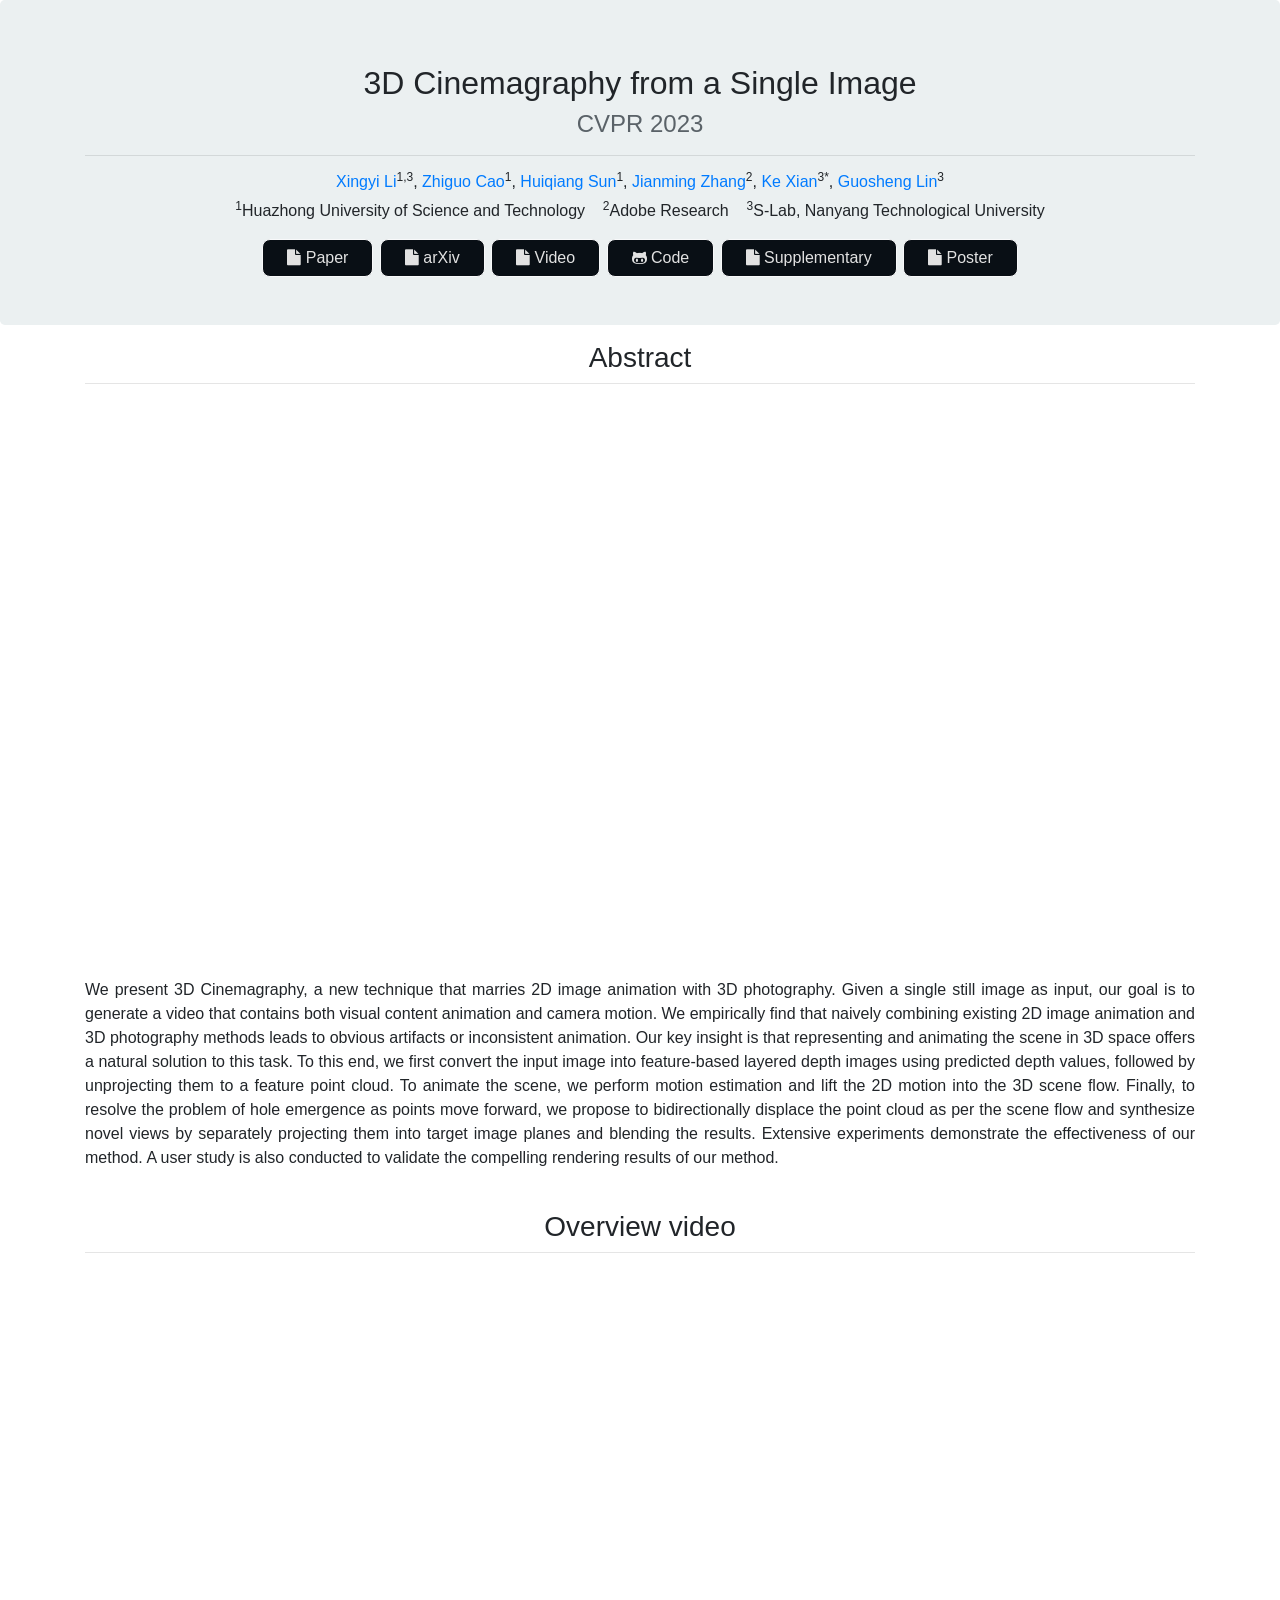
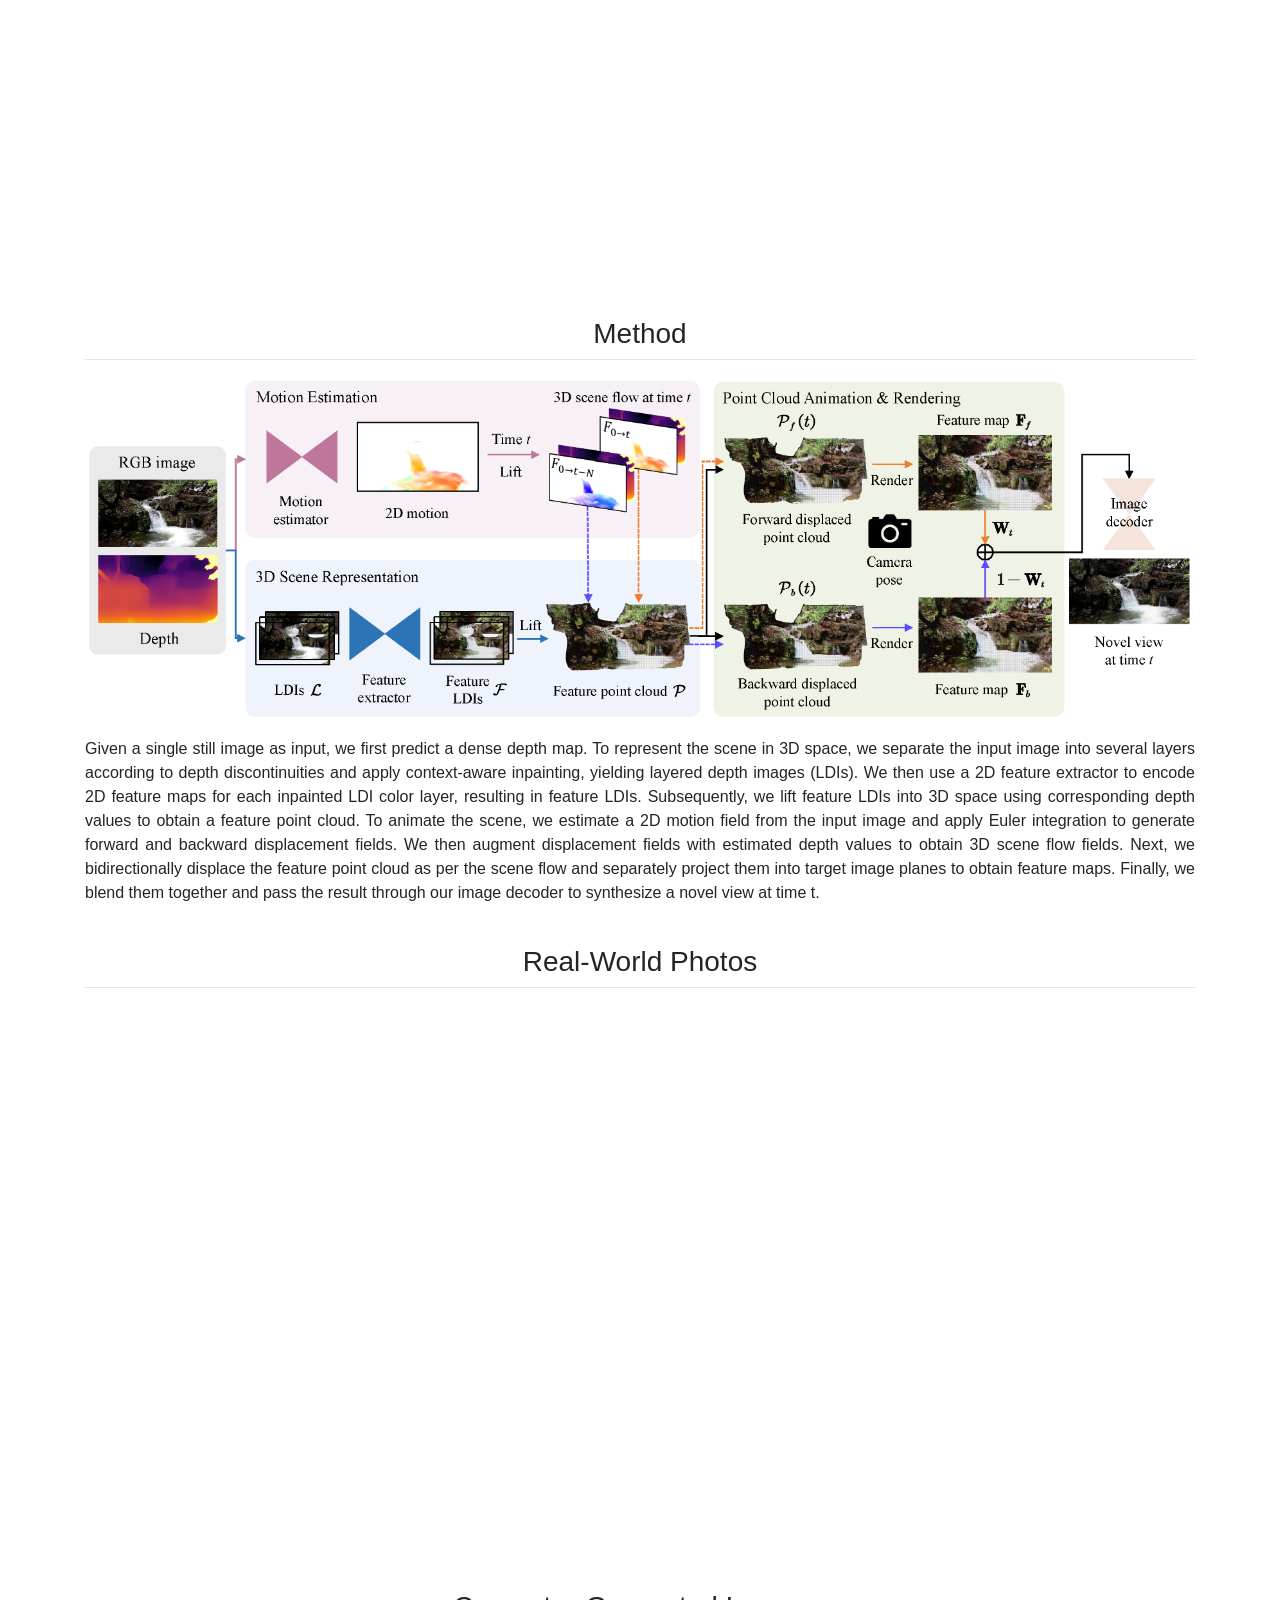
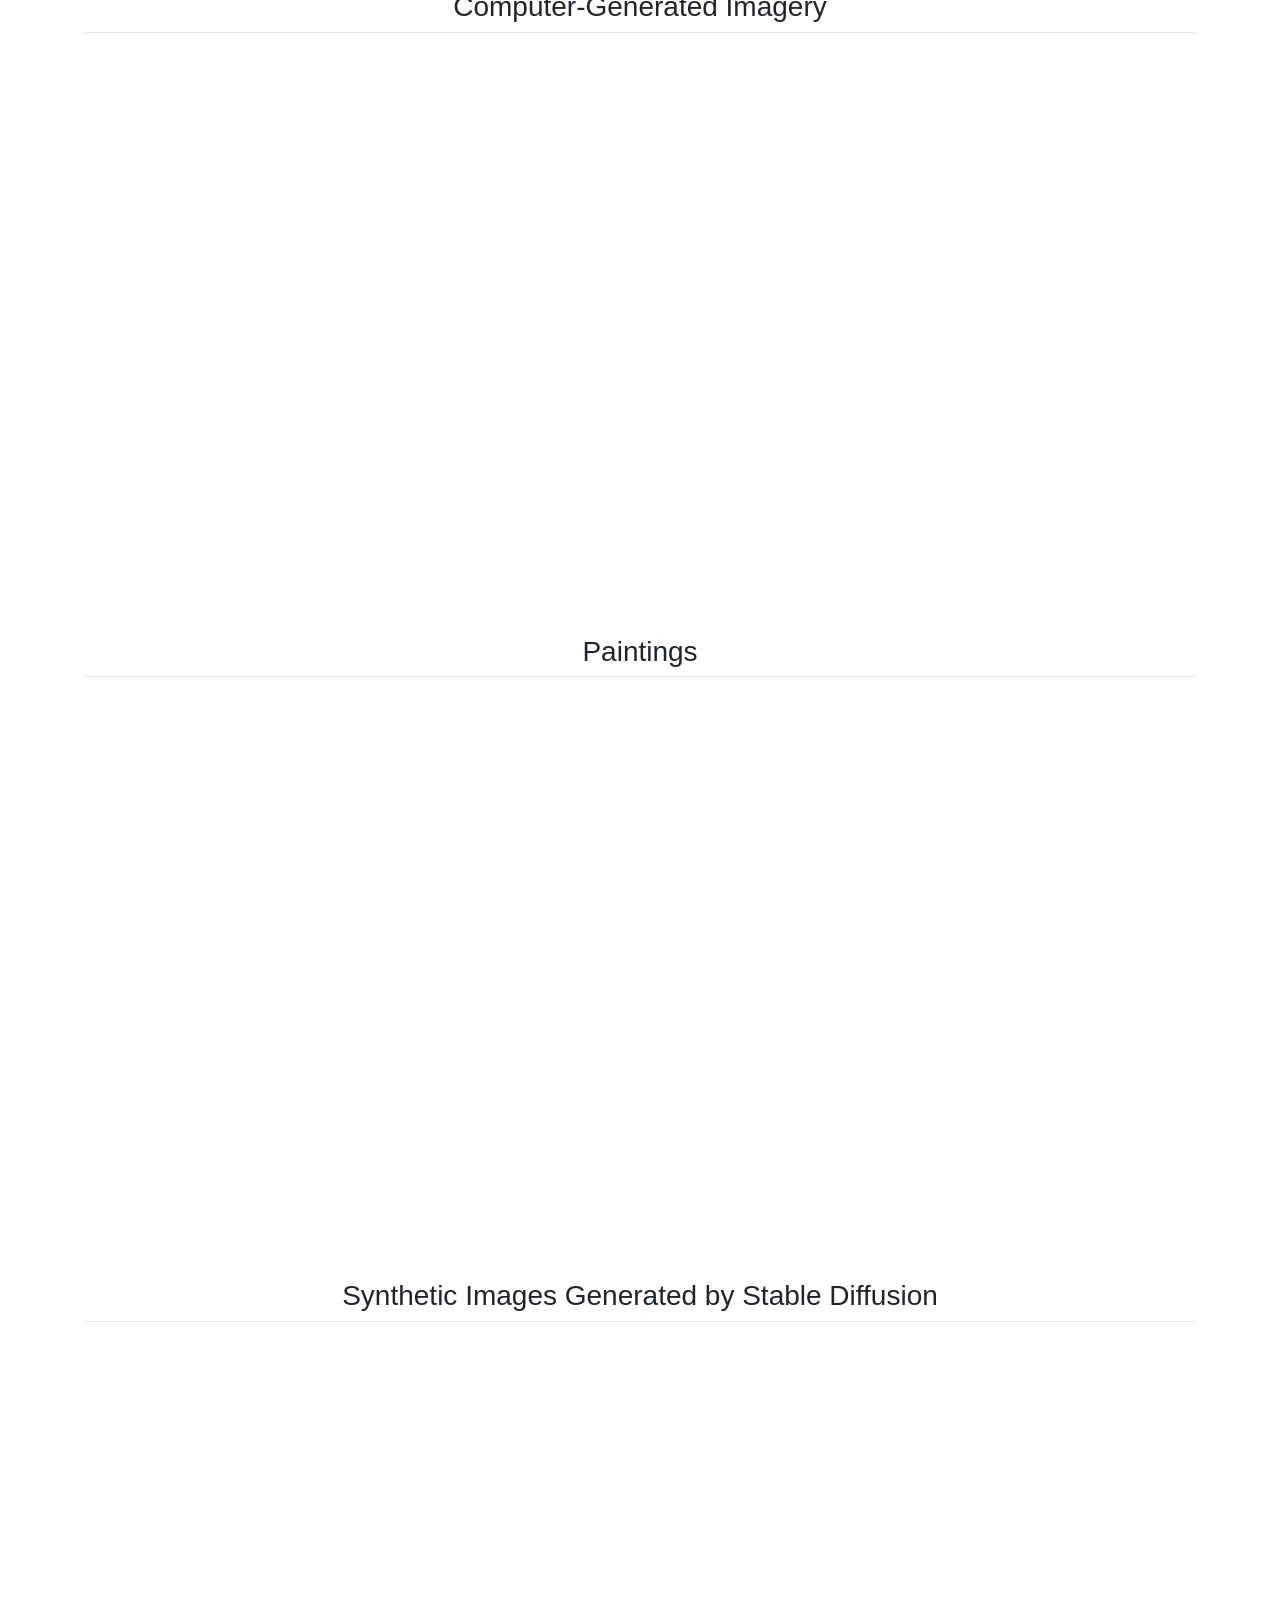
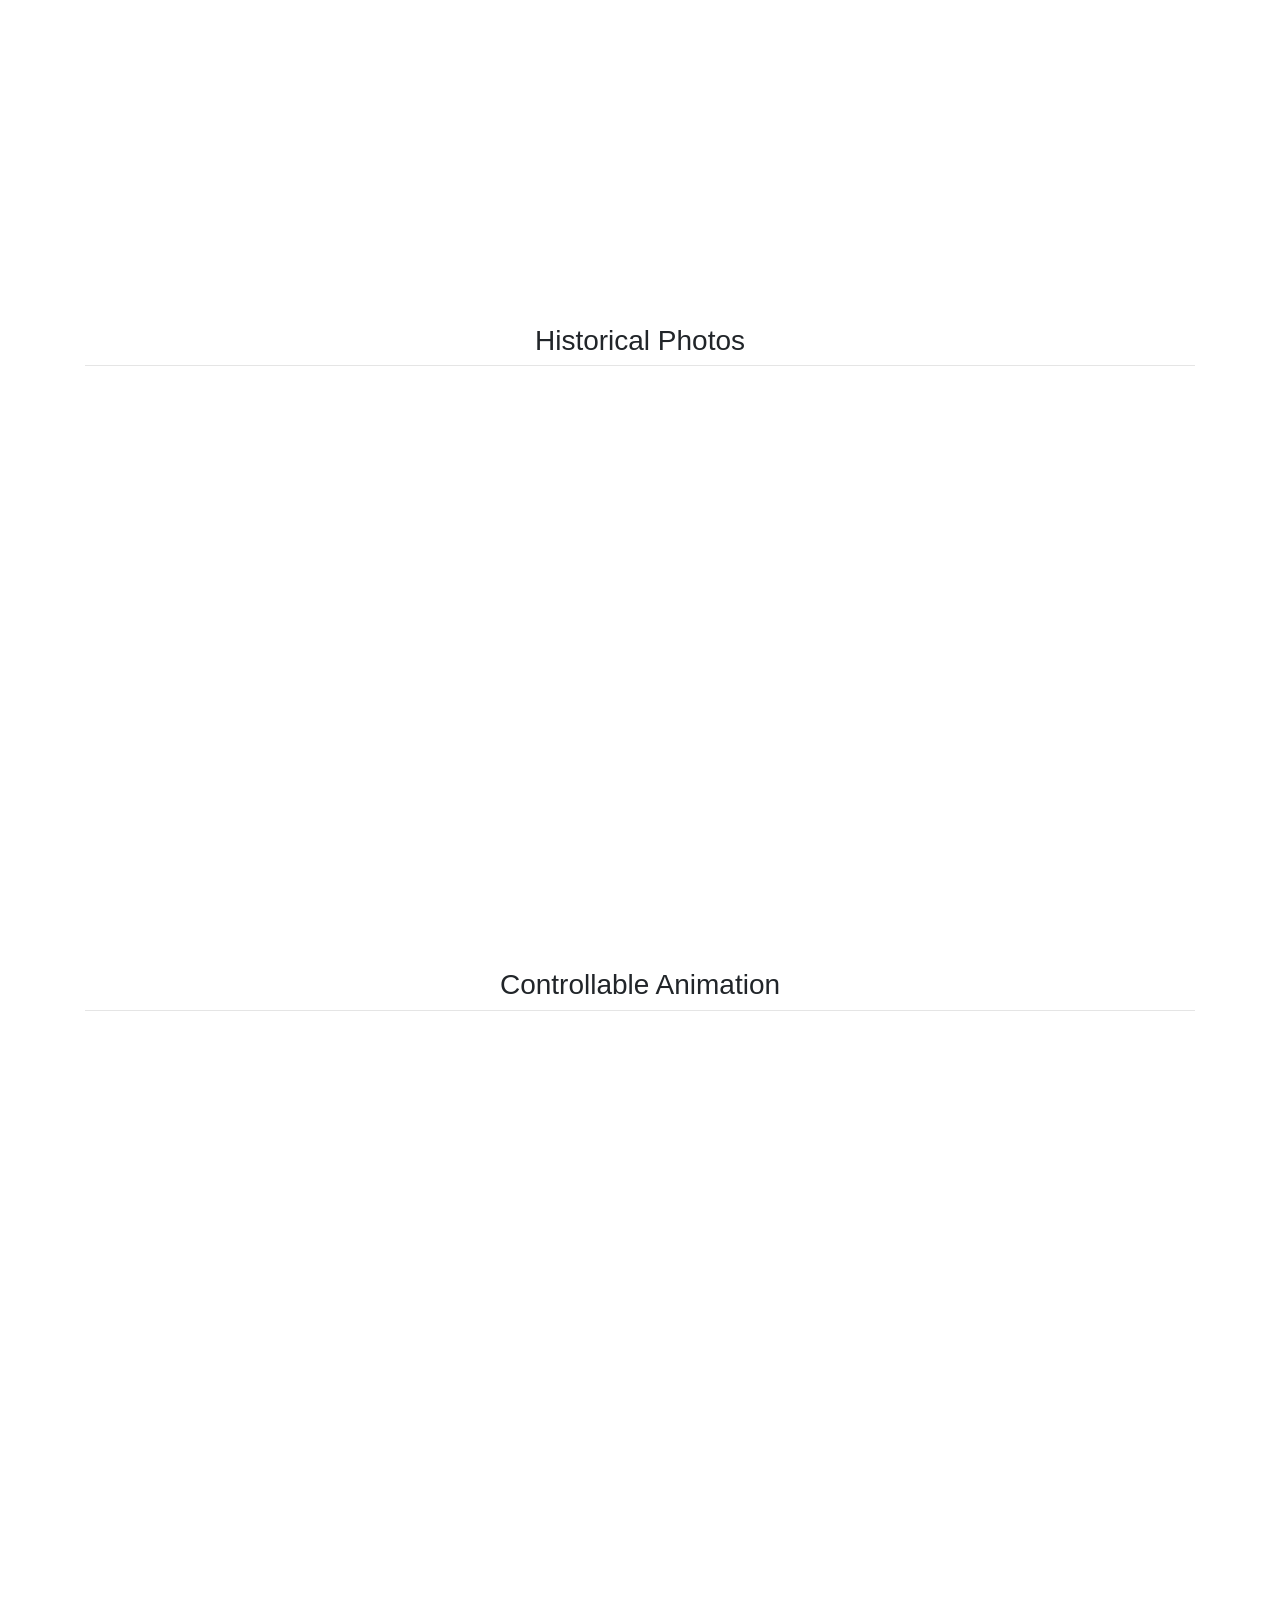
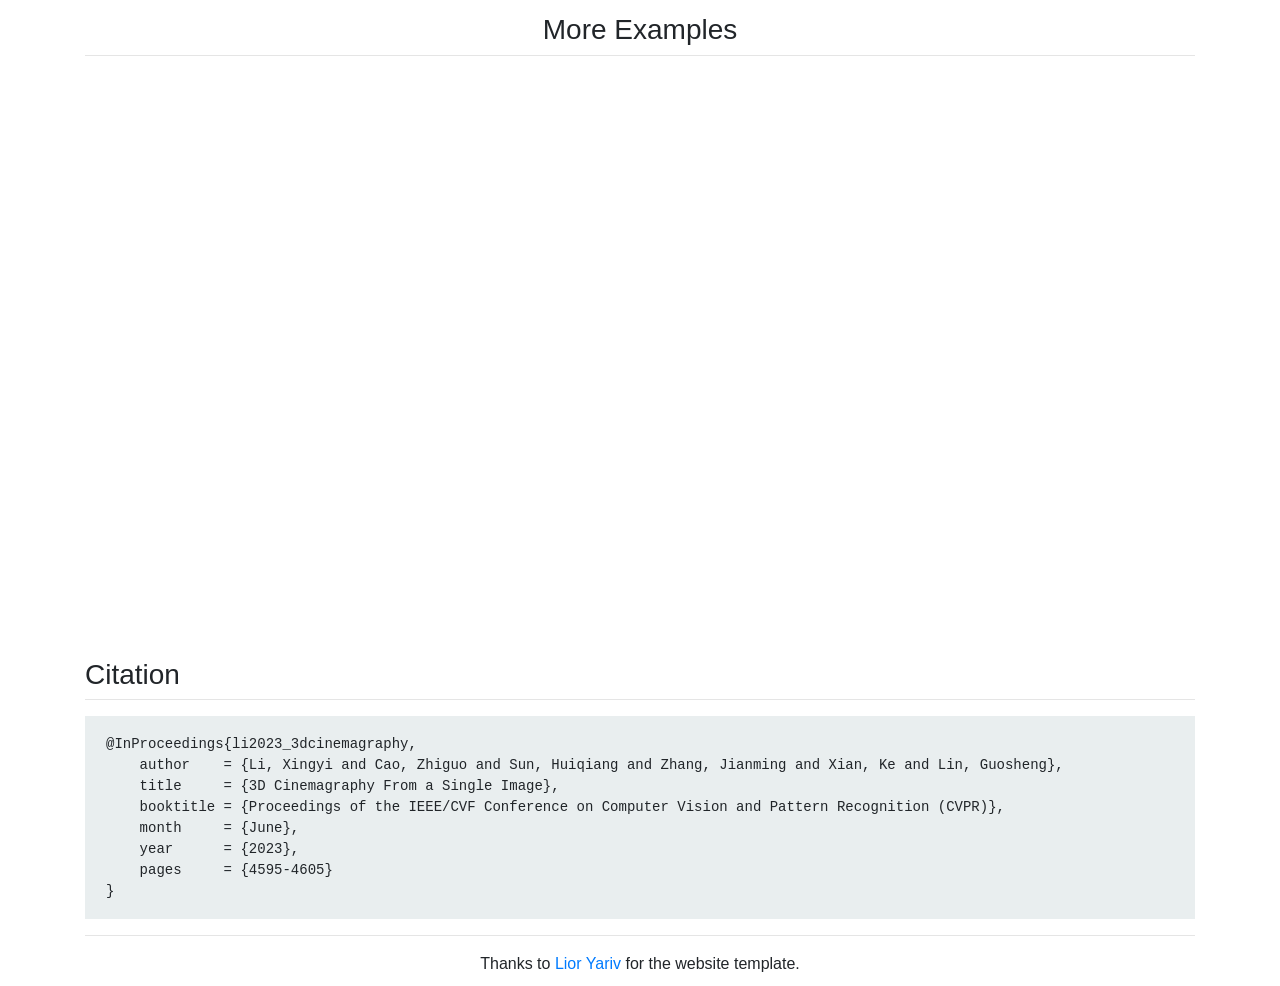
<file: 3d-cinemagraphy/index.html>
<!DOCTYPE html>
<html lang="en">
  <head>
    <meta charset="UTF-8">
    <meta http-equiv="X-UA-Compatible" content="IE=edge">
    <meta name="viewport" content="width=device-width, initial-scale=1">
    <title>3D Cinemagraphy from a Single Image</title>
    <!-- Bootstrap -->
    <link href="css/bootstrap-4.4.1.css" rel="stylesheet">
    <link rel="stylesheet" href="https://cdnjs.cloudflare.com/ajax/libs/font-awesome/4.7.0/css/font-awesome.min.css"> 
  </head>

  <!-- cover -->
  <section>
    <div class="jumbotron text-center mt-0">
      <div class="container">
        <div class="row">
          <div class="col-12">
            <h2> 3D Cinemagraphy from a Single Image</h2>
            <h4 style="color:#5a6268;">CVPR 2023</h4>
            <hr>
            <h6><a href="https://xingyi-li.github.io/" target="_blank">Xingyi Li</a><sup>1,3</sup>, 
                <a href="http://english.aia.hust.edu.cn/info/1030/1072.htm" target="_blank">Zhiguo Cao</a><sup>1</sup>,
                <a href="https://huiqiang-sun.github.io/" target="_blank">Huiqiang Sun</a><sup>1</sup>, 
                <a href="https://jimmie33.github.io/" target="_blank">Jianming Zhang</a><sup>2</sup>,
                <a href="https://kexianhust.github.io/" target="_blank">Ke Xian</a><sup>3*</sup>, 
                <a href="https://guosheng.github.io/" target="_blank">Guosheng Lin</a><sup>3</sup></h6>
            <p><sup>1</sup>Huazhong University of Science and Technology &nbsp;&nbsp; 
               <sup>2</sup>Adobe Research &nbsp;&nbsp; 
               <sup>3</sup>S-Lab, Nanyang Technological University</p>
            <div class="row justify-content-center">
              <div class="column">
                  <p class="mb-5"><a class="btn btn-large btn-light" href="https://github.com/xingyi-li/3d-cinemagraphy/blob/main/pdf/3d-cinemagraphy-paper.pdf" role="button"  target="_blank">
                    <i class="fa fa-file"></i> Paper </a> </p>
              </div>
              <div class="column">
                  <p class="mb-5"><a class="btn btn-large btn-light" href="https://arxiv.org/abs/2303.05724" role="button"  target="_blank">
                    <i class="fa fa-file"></i> arXiv </a> </p>
              </div>
              <div class="column">
                  <p class="mb-5"><a class="btn btn-large btn-light" href="https://youtu.be/sqCy7ffTEEY" role="button"  target="_blank">
                    <i class="fa fa-file"></i> Video </a> </p>
              </div>
              <div class="column">
                  <p class="mb-5"><a class="btn btn-large btn-light" href="https://github.com/xingyi-li/3d-cinemagraphy" role="button"  target="_blank">
                    <i class="fa fa-github-alt"></i> Code </a> </p>
              </div>
              <div class="column">
                  <p class="mb-5"><a class="btn btn-large btn-light" href="https://github.com/xingyi-li/3d-cinemagraphy/blob/main/pdf/3d-cinemagraphy-supp.pdf" role="button"  target="_blank">
                    <i class="fa fa-file"></i> Supplementary </a> </p>
              </div>
              <div class="column">
                <p class="mb-5"><a class="btn btn-large btn-light" href="https://github.com/xingyi-li/3d-cinemagraphy/blob/main/pdf/3d-cinemagraphy-poster.pdf" role="button"  target="_blank">
                  <i class="fa fa-file"></i> Poster </a> </p>
            </div>
            </div>
          </div>
        </div>
      </div>
    </div>
  </section>

  <!-- abstract -->
  <section>
    <div class="container">
      <div class="row">
        <div class="col-12 text-center">
          <h3>Abstract</h3>
            <hr style="margin-top:0px">
            <video width="100%" playsinline="" autoplay="autoplay" loop="loop" preload="" muted="">
                  <source src="images/teaser_no_audio.mp4" type="video/mp4">
              </video>
<!--             <img class="img-fluid" src="images/pipeline-v4.png"> -->
              <!-- <br><br> -->
          <p class="text-justify">  </p>
          <p class="text-justify">We present 3D Cinemagraphy, a new technique that marries 2D image animation with 3D photography. Given a single still image as input, our goal is to generate a video that contains both visual content animation and camera motion. We empirically find that naively combining existing 2D image animation and 3D photography methods leads to obvious artifacts or inconsistent animation. Our key insight is that representing and animating the scene in 3D space offers a natural solution to this task. To this end, we first convert the input image into feature-based layered depth images using predicted depth values, followed by unprojecting them to a feature point cloud. To animate the scene, we perform motion estimation and lift the 2D motion into the 3D scene flow. Finally, to resolve the problem of hole emergence as points move forward, we propose to bidirectionally displace the point cloud as per the scene flow and synthesize novel views by separately projecting them into target image planes and blending the results. Extensive experiments demonstrate the effectiveness of our method. A user study is also conducted to validate the compelling rendering results of our method.</p>
        </div>
      </div>
    </div>
  </section>
  <br>

  <section>
    <div class="container">
      <div class="row">
        <div class="col-12 text-center">
            <h3>Overview video</h3>
            <hr style="margin-top:0px">
            <div class="embed-responsive embed-responsive-16by9">
                <iframe style="clip-path: inset(1px 1px)" width="100%" height="100%" src="https://www.youtube.com/embed/sqCy7ffTEEY" frameborder="0" allow="accelerometer; autoplay; encrypted-media; gyroscope; picture-in-picture" allowfullscreen=""></iframe>
            </div>
        </div>
      </div>
    </div>
  </section>
  <br>

   <!-- method -->
  <section>
    <div class="container">
      <div class="row">
        <div class="col-12 text-center">
          <h3>Method</h3>
            <hr style="margin-top:0px">
<!--             <video width="100%" playsinline="" autoplay="autoplay" loop="loop" preload="" muted="">
                  <source src="images/teaser_no_audio.mp4" type="video/mp4">
              </video> -->
            <img class="img-fluid" src="images/pipeline-v4.png">
              <!-- <br><br> -->
          <p class="text-justify">  </p>
          <p class="text-justify">Given a single still image as input, we first predict a dense depth map. To represent the scene in 3D space, we separate the input image into several layers according to depth discontinuities and apply context-aware inpainting, yielding layered depth images (LDIs). We then use a 2D feature extractor to encode 2D feature maps for each inpainted LDI color layer, resulting in feature LDIs. Subsequently, we lift feature LDIs into 3D space using corresponding depth values to obtain a feature point cloud. To animate the scene, we estimate a 2D motion field from the input image and apply Euler integration to generate forward and backward displacement fields. We then augment displacement fields with estimated depth values to obtain 3D scene flow fields. Next, we bidirectionally displace the feature point cloud as per the scene flow and separately project them into target image planes to obtain feature maps. Finally, we blend them together and pass the result through our image decoder to synthesize a novel view at time t.
</p>
        </div>
      </div>
    </div>
  </section>
  <br>

  <section>
    <div class="container">
      <div class="row">
        <div class="col-12 text-center">
          <h3>Real-World Photos</h3>
            <hr style="margin-top:0px">
            <video width="100%" playsinline="" autoplay="autoplay" loop="loop" preload="" muted="">
                  <source src="images/real-photos.mp4" type="video/mp4">
              </video>
<!--             <img class="img-fluid" src="images/pipeline-v4.png"> -->
              <!-- <br><br> -->
        </div>
      </div>
    </div>
  </section>
  <br>

  <section>
    <div class="container">
      <div class="row">
        <div class="col-12 text-center">
          <h3>Computer-Generated Imagery</h3>
            <hr style="margin-top:0px">
            <video width="100%" playsinline="" autoplay="autoplay" loop="loop" preload="" muted="">
                  <source src="images/cg.mp4" type="video/mp4">
              </video>
<!--             <img class="img-fluid" src="images/pipeline-v4.png"> -->
              <!-- <br><br> -->
        </div>
      </div>
    </div>
  </section>
  <br>

  <section>
    <div class="container">
      <div class="row">
        <div class="col-12 text-center">
          <h3>Paintings</h3>
            <hr style="margin-top:0px">
            <video width="100%" playsinline="" autoplay="autoplay" loop="loop" preload="" muted="">
                  <source src="images/paintings.mp4" type="video/mp4">
              </video>
<!--             <img class="img-fluid" src="images/pipeline-v4.png"> -->
              <!-- <br><br> -->
        </div>
      </div>
    </div>
  </section>
  <br>
  
  <section>
    <div class="container">
      <div class="row">
        <div class="col-12 text-center">
          <h3>Synthetic Images Generated by Stable Diffusion</h3>
            <hr style="margin-top:0px">
            <video width="100%" playsinline="" autoplay="autoplay" loop="loop" preload="" muted="">
                  <source src="images/stable.mp4" type="video/mp4">
              </video>
<!--             <img class="img-fluid" src="images/pipeline-v4.png"> -->
              <!-- <br><br> -->
        </div>
      </div>
    </div>
  </section>
  <br>

  <section>
    <div class="container">
      <div class="row">
        <div class="col-12 text-center">
          <h3>Historical Photos</h3>
            <hr style="margin-top:0px">
            <video width="100%" playsinline="" autoplay="autoplay" loop="loop" preload="" muted="">
                  <source src="images/historical.mp4" type="video/mp4">
              </video>
<!--             <img class="img-fluid" src="images/pipeline-v4.png"> -->
              <!-- <br><br> -->
        </div>
      </div>
    </div>
  </section>
  <br>

  <section>
    <div class="container">
      <div class="row">
        <div class="col-12 text-center">
          <h3>Controllable Animation</h3>
            <hr style="margin-top:0px">
            <video width="100%" playsinline="" autoplay="autoplay" loop="loop" preload="" muted="">
                  <source src="images/control.mp4" type="video/mp4">
              </video>
<!--             <img class="img-fluid" src="images/pipeline-v4.png"> -->
              <!-- <br><br> -->
        </div>
      </div>
    </div>
  </section>
  <br>

  <section>
    <div class="container">
      <div class="row">
        <div class="col-12 text-center">
          <h3>More Examples</h3>
            <hr style="margin-top:0px">
            <video width="100%" playsinline="" autoplay="autoplay" loop="loop" preload="" muted="">
                  <source src="images/more.mp4" type="video/mp4">
              </video>
<!--             <img class="img-fluid" src="images/pipeline-v4.png"> -->
              <!-- <br><br> -->
        </div>
      </div>
    </div>
  </section>
  <br>

  <!-- Appearsnce Hallucination
  <section>
    <div class="container">
      <div class="row">
        <div class="col-12 text-center">
            <h3> Appearance Hallucination of Brandenburg Gate </h3>
            <hr style="margin-top:0px">
            <video width="100%" playsinline="" autoplay="autoplay" loop="loop" preload="" muted="">
                <source src="images/app_Gate_c.mp4" type="video/mp4">
            </video>
        </div>
      </div>
    </div>
  </section>
  <br> of Brandenburg Gate -->

  <!-- Appearance
  <section>
    <div class="container">
      <div class="row">
        <div class="col-12 text-center">
            <h3>Appearance Hallucination of Brandenburg Gate</h3>
            <hr style="margin-top:0px">
            <video width="100%" playsinline="" autoplay="autoplay" loop="loop" preload="" muted="">
                <source src="images/app_Gate_c.mp4" type="video/mp4">
            <h3>Appearance Hallucination of Trevi Fountain</h3>
            <hr style="margin-top:0px">
            </video>
            <video width="100%" playsinline="" autoplay="autoplay" loop="loop" preload="" muted="">
                <source src="images/app_Fountain_c.mp4" type="video/mp4">
            </video>
        </div>
      </div>
    </div>
  </section>
  <br> Hallucination -->

 <!-- Appearance Hallucination -->
<!--   <section>
    <div class="container">
      <div class="row">
        <div class="col-12 text-center">
            <h3>Appearance Hallucination</h3>
            <hr style="margin-top:0px">
            <h4 style="margin-top:20px; margin-bottom:20px; color:#717980">Brandenburg Gate</h4>
            <video width="100%" playsinline="" autoplay="autoplay" loop="loop" preload="" muted="">
                <source src="images/app_Gate_c.mp4" type="video/mp4">
            </video>

            <h4 style="margin-top:20px; margin-bottom:20px; color:#717980">Trevi Fountain</h4>
            <video width="100%" playsinline="" autoplay="autoplay" loop="loop" preload="" muted="">
                <source src="images/app_Fountain_c.mp4" type="video/mp4">
            </video>
            </video>
        </div>
      </div>
    </div>
  </section>
  <br> -->

  <!-- Cross-Appearance Hallucination -->
<!--   <section>
    <div class="container">
      <div class="row">
        <div class="col-12 text-center">
            <h3>Cross-Appearance Hallucination</h3>
            <hr style="margin-top:0px">
            <h4 style="margin-top:20px; margin-bottom:20px; color:#717980">From Trevi Fountain to Brandenburg Gate</h4>
            <video width="100%" playsinline="" autoplay="autoplay" loop="loop" preload="" muted="">
                <source src="images/Fountain2Gate_c.mp4" type="video/mp4">
            </video>

            <h4 style="margin-top:20px; margin-bottom:20px; color:#717980">From Brandenburg Gate to Trevi Fountain</h4>
            <video width="100%" playsinline="" autoplay="autoplay" loop="loop" preload="" muted="">
                <source src="images/Gate2Fountain_c.mp4" type="video/mp4">
            </video>
            </video>
        </div>
      </div>
    </div>
  </section>
  <br> -->

  <!-- Appearance Hallucination From Artworks -->
<!--   <section>
    <div class="container">
      <div class="row">
        <div class="col-12 text-center">
            <h3>Appearance Hallucination From Artworks</h3>
            <hr style="margin-top:0px">
            <video width="100%" playsinline="" autoplay="autoplay" loop="loop" preload="" muted="">
                <source src="images/art_c.mp4" type="video/mp4">
            </video>
        </div>
      </div>
    </div>
  </section>
  <br> -->

<!-- citing -->
  <div class="container">
    <div class="row ">
      <div class="col-12">
          <h3>Citation</h3>
          <hr style="margin-top:0px">
              <pre style="background-color: #e9eeef;padding: 1.25em 1.5em">
<code>@InProceedings{li2023_3dcinemagraphy,
    author    = {Li, Xingyi and Cao, Zhiguo and Sun, Huiqiang and Zhang, Jianming and Xian, Ke and Lin, Guosheng},
    title     = {3D Cinemagraphy From a Single Image},
    booktitle = {Proceedings of the IEEE/CVF Conference on Computer Vision and Pattern Recognition (CVPR)},
    month     = {June},
    year      = {2023},
    pages     = {4595-4605}
}</code></pre>
          <hr>
      </div>
    </div>
  </div>

  <footer class="text-center" style="margin-bottom:10px">
      Thanks to <a href="https://lioryariv.github.io/" target="_blank">Lior Yariv</a> for the website template.
  </footer>

</body>
</html>
</file>
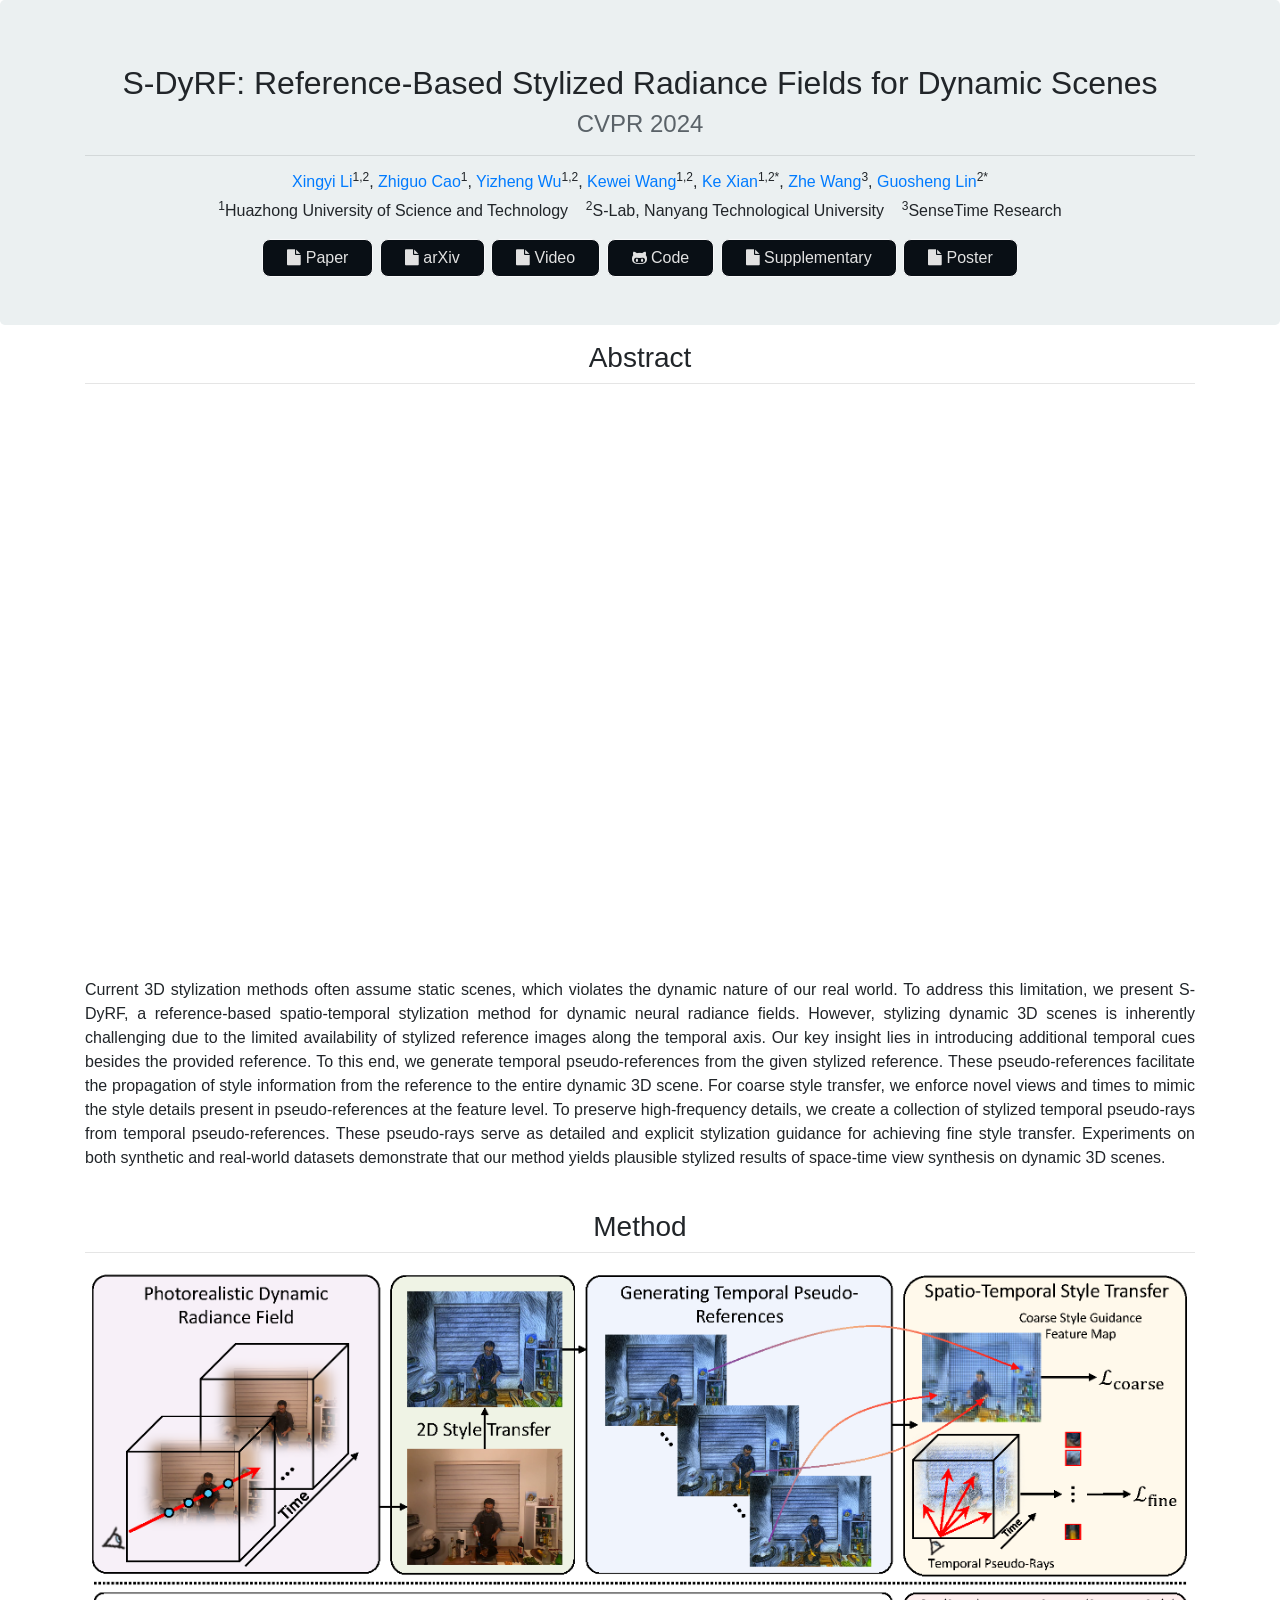
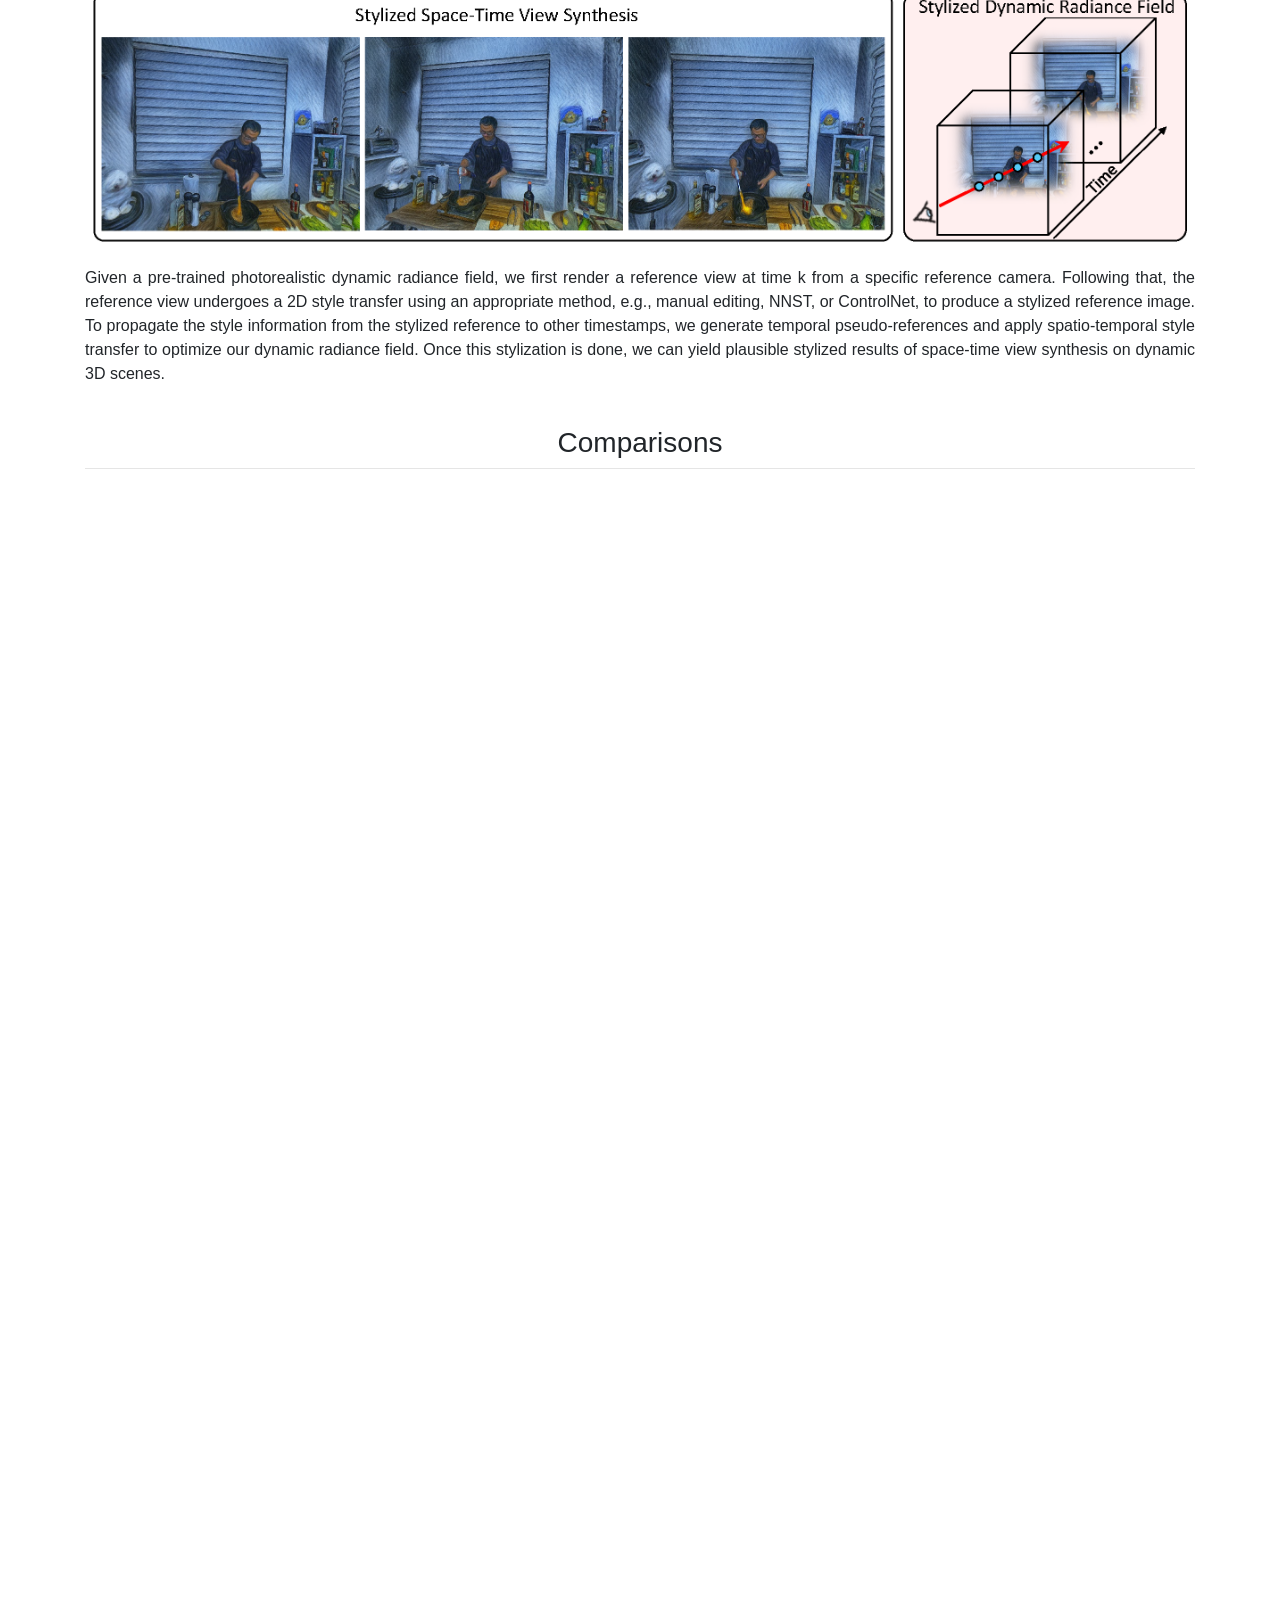
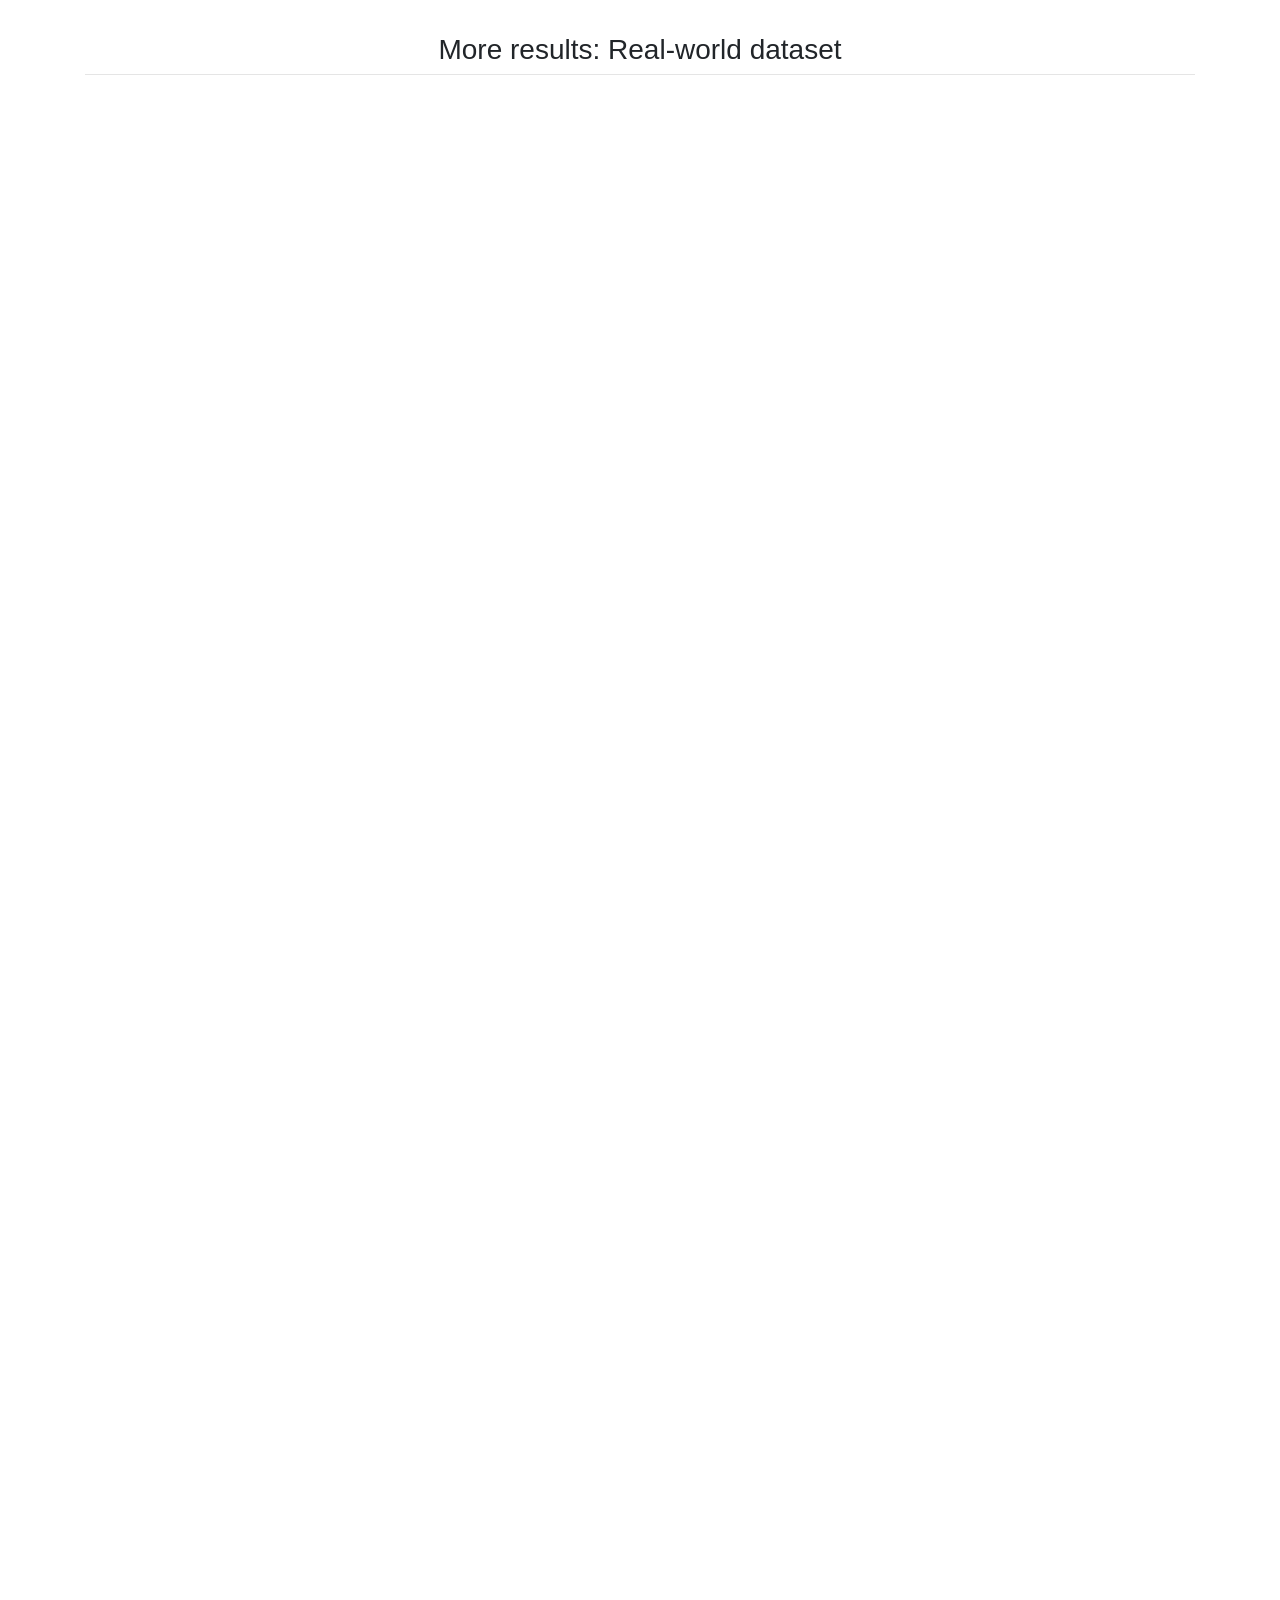
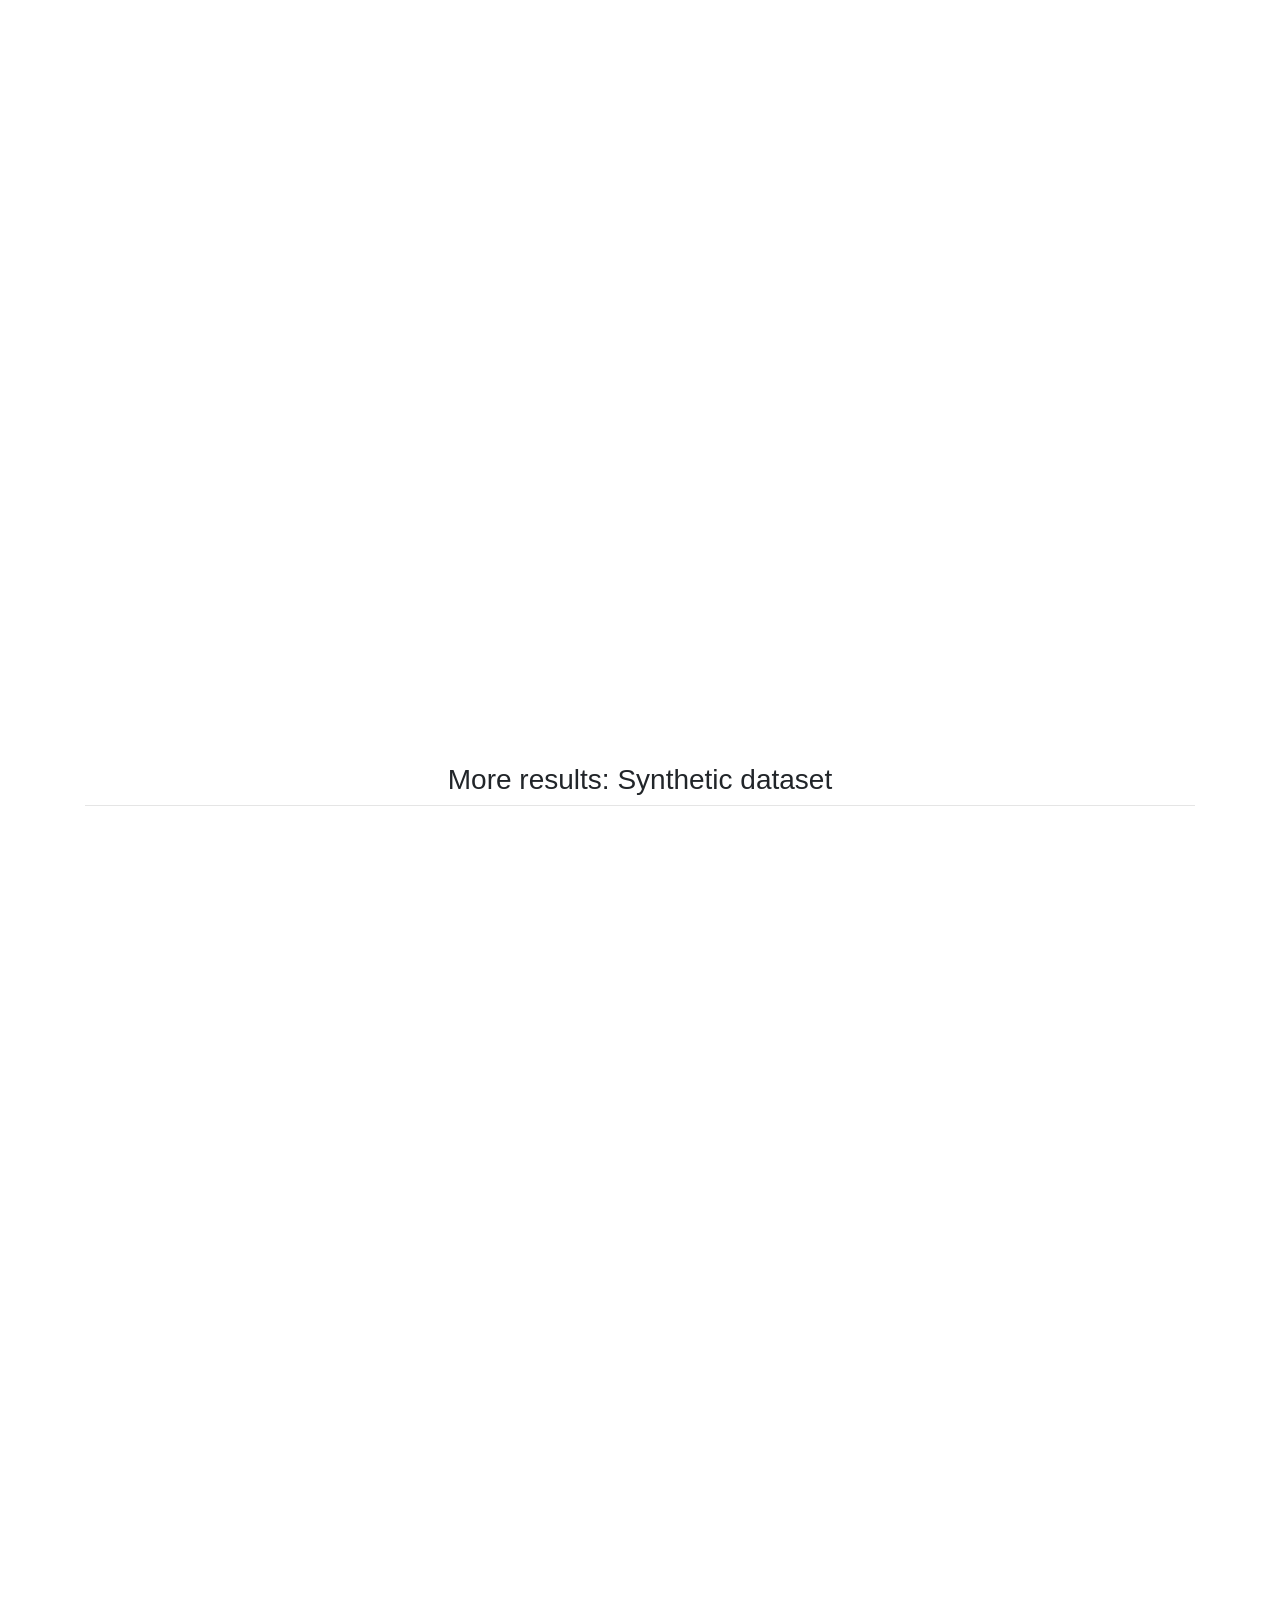
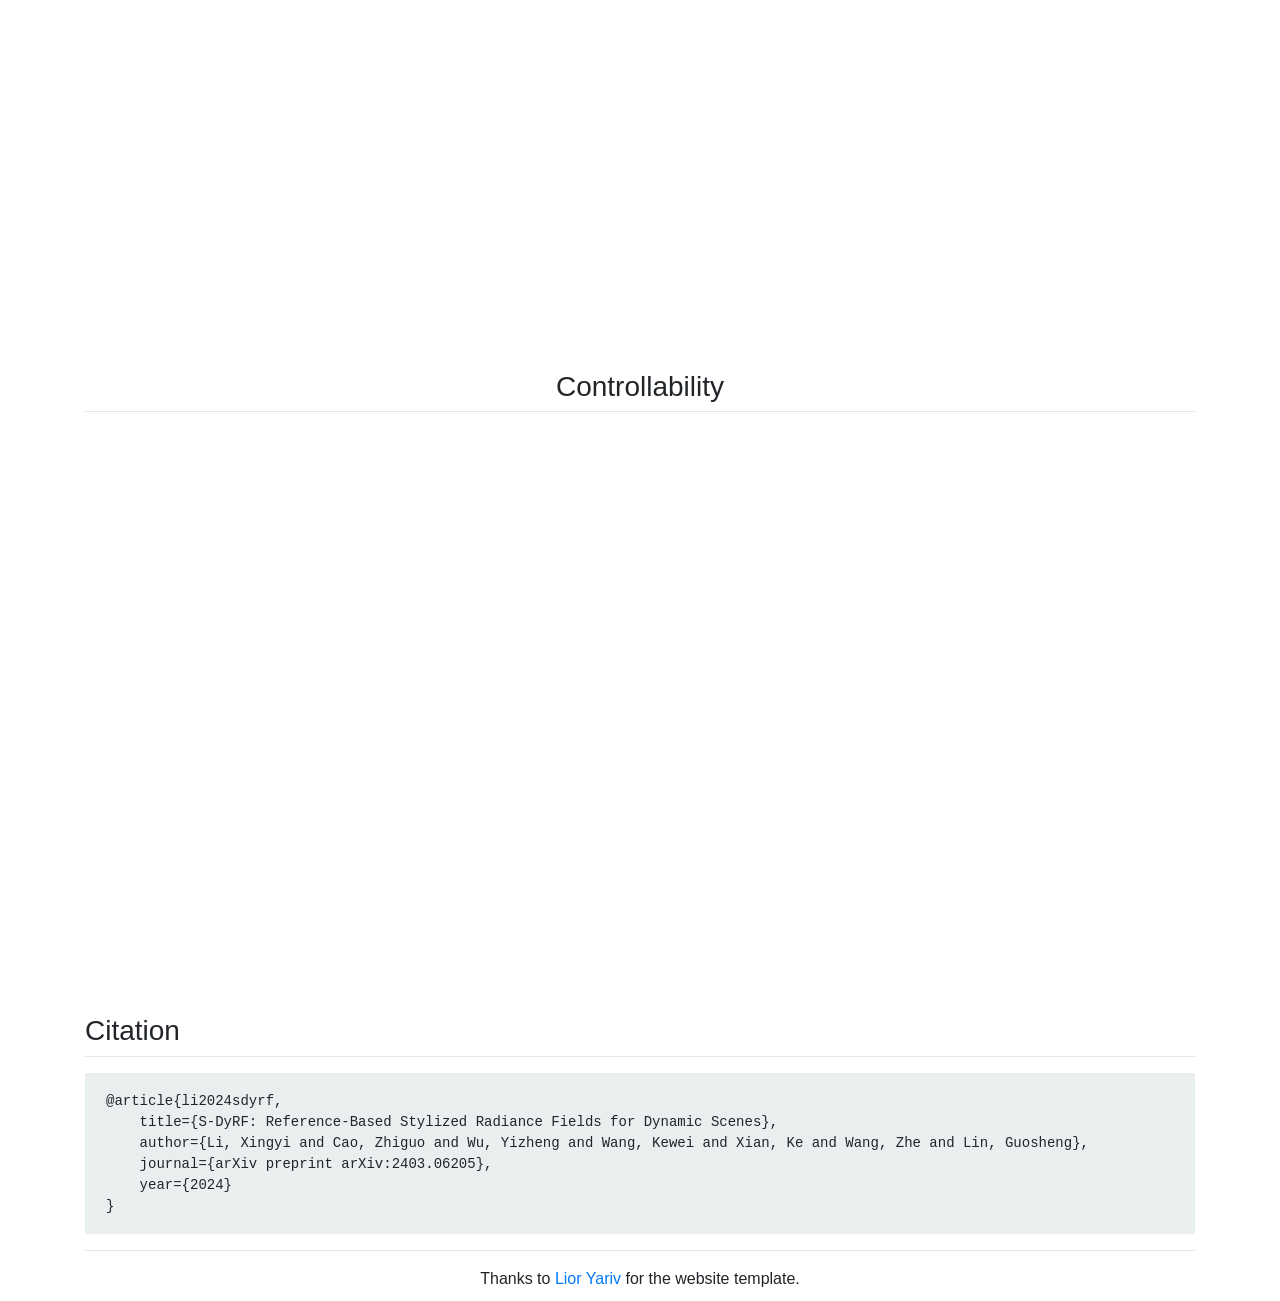
<file: s-dyrf/index.html>
<!DOCTYPE html>
<html lang="en">

<head>
  <meta charset="UTF-8">
  <meta http-equiv="X-UA-Compatible" content="IE=edge">
  <meta name="viewport" content="width=device-width, initial-scale=1">
  <title>S-DyRF: Reference-Based Stylized Radiance Fields for Dynamic Scenes</title>
  <!-- Bootstrap -->
  <link href="css/bootstrap-4.4.1.css" rel="stylesheet">
  <link rel="stylesheet" href="https://cdnjs.cloudflare.com/ajax/libs/font-awesome/4.7.0/css/font-awesome.min.css">
</head>

<!-- cover -->
<section>
  <div class="jumbotron text-center mt-0">
    <div class="container">
      <div class="row">
        <div class="col-12">
          <h2> S-DyRF: Reference-Based Stylized Radiance Fields for Dynamic Scenes</h2>
          <h4 style="color:#5a6268;">CVPR 2024</h4>
          <hr>
          <h6><a href="https://xingyi-li.github.io/" target="_blank">Xingyi Li</a><sup>1,2</sup>,
            <a href="http://english.aia.hust.edu.cn/info/1030/1072.htm" target="_blank">Zhiguo Cao</a><sup>1</sup>,
            <a href="https://scholar.google.com/citations?user=0_iF4jMAAAAJ&hl=en" target="_blank">Yizheng
              Wu</a><sup>1,2</sup>,
            <a href="https://scholar.google.com/citations?user=fW7pUGMAAAAJ&hl=en" target="_blank">Kewei
              Wang</a><sup>1,2</sup>,
            <a href="https://kexianhust.github.io/" target="_blank">Ke Xian</a><sup>1,2*</sup>,
            <a href="https://wang-zhe.me/" target="_blank">Zhe Wang</a><sup>3</sup>,
            <a href="https://guosheng.github.io/" target="_blank">Guosheng Lin</a><sup>2*</sup>
          </h6>
          <p><sup>1</sup>Huazhong University of Science and Technology &nbsp;&nbsp;
            <sup>2</sup>S-Lab, Nanyang Technological University &nbsp;&nbsp;
            <sup>3</sup>SenseTime Research
          </p>
          <div class="row justify-content-center">
            <div class="column">
              <p class="mb-5"><a class="btn btn-large btn-light" href="https://xingyi-li.github.io/s-dyrf" role="button"
                  target="_blank">
                  <i class="fa fa-file"></i> Paper </a> </p>
            </div>
            <div class="column">
              <p class="mb-5"><a class="btn btn-large btn-light" href="http://arxiv.org/abs/2403.06205" role="button"
                  target="_blank">
                  <i class="fa fa-file"></i> arXiv </a> </p>
            </div>
            <div class="column">
              <p class="mb-5"><a class="btn btn-large btn-light" href="https://xingyi-li.github.io/s-dyrf" role="button"
                  target="_blank">
                  <i class="fa fa-file"></i> Video </a> </p>
            </div>
            <div class="column">
              <p class="mb-5"><a class="btn btn-large btn-light" href="https://github.com/xingyi-li/s-dyrf"
                  role="button" target="_blank">
                  <i class="fa fa-github-alt"></i> Code </a> </p>
            </div>
            <div class="column">
              <p class="mb-5"><a class="btn btn-large btn-light" href="https://xingyi-li.github.io/s-dyrf" role="button"
                  target="_blank">
                  <i class="fa fa-file"></i> Supplementary </a> </p>
            </div>
            <div class="column">
              <p class="mb-5"><a class="btn btn-large btn-light" href="https://xingyi-li.github.io/s-dyrf" role="button"
                  target="_blank">
                  <i class="fa fa-file"></i> Poster </a> </p>
            </div>
          </div>
        </div>
      </div>
    </div>
  </div>
</section>

<!-- abstract -->
<section>
  <div class="container">
    <div class="row">
      <div class="col-12 text-center">
        <h3>Abstract</h3>
        <hr style="margin-top:0px">
        <video width="100%" playsinline="" autoplay="autoplay" loop="loop" preload="" muted="">
          <source src="images/teaser.mp4" type="video/mp4">
        </video>
        <!--             <img class="img-fluid" src="images/pipeline-v4.png"> -->
        <!-- <br><br> -->
        <p class="text-justify"> </p>
        <p class="text-justify">Current 3D stylization methods often assume static scenes, which violates the dynamic
          nature of our real world. To
          address this limitation, we present S-DyRF, a reference-based spatio-temporal stylization method for dynamic
          neural
          radiance fields. However, stylizing dynamic 3D scenes is inherently challenging due to the limited
          availability of
          stylized reference images along the temporal axis. Our key insight lies in introducing additional temporal
          cues besides
          the provided reference. To this end, we generate temporal pseudo-references from the given stylized reference.
          These
          pseudo-references facilitate the propagation of style information from the reference to the entire dynamic 3D
          scene. For
          coarse style transfer, we enforce novel views and times to mimic the style details present in
          pseudo-references at the
          feature level. To preserve high-frequency details, we create a collection of stylized temporal pseudo-rays
          from temporal
          pseudo-references. These pseudo-rays serve as detailed and explicit stylization guidance for achieving fine
          style
          transfer. Experiments on both synthetic and real-world datasets demonstrate that our method yields plausible
          stylized
          results of space-time view synthesis on dynamic 3D scenes.</p>
      </div>
    </div>
  </div>
</section>
<br>

<!-- <section>
  <div class="container">
    <div class="row">
      <div class="col-12 text-center">
        <h3>Overview video</h3>
        <hr style="margin-top:0px">
        <div class="embed-responsive embed-responsive-16by9">
          <iframe style="clip-path: inset(1px 1px)" width="100%" height="100%"
            src="https://www.youtube.com/embed/sqCy7ffTEEY" frameborder="0"
            allow="accelerometer; autoplay; encrypted-media; gyroscope; picture-in-picture" allowfullscreen=""></iframe>
        </div>
      </div>
    </div>
  </div>
</section>
<br> -->

<!-- method -->
<section>
  <div class="container">
    <div class="row">
      <div class="col-12 text-center">
        <h3>Method</h3>
        <hr style="margin-top:0px">
        <!--             <video width="100%" playsinline="" autoplay="autoplay" loop="loop" preload="" muted="">
                  <source src="images/teaser_no_audio.mp4" type="video/mp4">
              </video> -->
        <img class="img-fluid" src="images/pipeline.png">
        <!-- <br><br> -->
        <p class="text-justify"> </p>
        <p class="text-justify">Given a pre-trained photorealistic dynamic radiance field, we first render a reference
          view at time k from a specific
          reference camera. Following that, the reference view undergoes a 2D style transfer using an appropriate
          method, e.g.,
          manual editing, NNST, or ControlNet, to produce a stylized reference
          image. To propagate the style information from the stylized reference to other timestamps, we generate
          temporal
          pseudo-references and apply spatio-temporal style transfer to optimize our dynamic radiance field. Once this
          stylization
          is done, we can yield plausible stylized results of space-time view synthesis on dynamic 3D scenes.
        </p>
      </div>
    </div>
  </div>
</section>
<br>

<section>
  <div class="container">
    <div class="row">
      <div class="col-12 text-center">
        <h3>Comparisons</h3>
        <hr style="margin-top:0px">
        <video width="100%" playsinline="" autoplay="autoplay" loop="loop" preload="" muted="">
          <source src="images/comparison1.mp4" type="video/mp4">
        </video>
        <video width="100%" playsinline="" autoplay="autoplay" loop="loop" preload="" muted="">
          <source src="images/comparison2.mp4" type="video/mp4">
        </video>
        <!--             <img class="img-fluid" src="images/pipeline-v4.png"> -->
        <!-- <br><br> -->
      </div>
    </div>
  </div>
</section>
<br>

<section>
  <div class="container">
    <div class="row">
      <div class="col-12 text-center">
        <h3>More results: Real-world dataset</h3>
        <hr style="margin-top:0px">
        <video width="100%" playsinline="" autoplay="autoplay" loop="loop" preload="" muted="">
          <source src="images/real-world1.mp4" type="video/mp4">
        </video>
        <video width="100%" playsinline="" autoplay="autoplay" loop="loop" preload="" muted="">
          <source src="images/real-world2.mp4" type="video/mp4">
        </video>
        <video width="100%" playsinline="" autoplay="autoplay" loop="loop" preload="" muted="">
          <source src="images/real-world3.mp4" type="video/mp4">
        </video>
        <video width="100%" playsinline="" autoplay="autoplay" loop="loop" preload="" muted="">
          <source src="images/real-world4.mp4" type="video/mp4">
        </video>
        <!--             <img class="img-fluid" src="images/pipeline-v4.png"> -->
        <!-- <br><br> -->
      </div>
    </div>
  </div>
</section>
<br>

<section>
  <div class="container">
    <div class="row">
      <div class="col-12 text-center">
        <h3>More results: Synthetic dataset</h3>
        <hr style="margin-top:0px">
        <video width="100%" playsinline="" autoplay="autoplay" loop="loop" preload="" muted="">
          <source src="images/synthetic1.mp4" type="video/mp4">
        </video>
        <video width="100%" playsinline="" autoplay="autoplay" loop="loop" preload="" muted="">
          <source src="images/synthetic2.mp4" type="video/mp4">
        </video>
        <!--             <img class="img-fluid" src="images/pipeline-v4.png"> -->
        <!-- <br><br> -->
      </div>
    </div>
  </div>
</section>
<br>

<section>
  <div class="container">
    <div class="row">
      <div class="col-12 text-center">
        <h3>Controllability</h3>
        <hr style="margin-top:0px">
        <video width="100%" playsinline="" autoplay="autoplay" loop="loop" preload="" muted="">
          <source src="images/controllability.mp4" type="video/mp4">
        </video>
        <!--             <img class="img-fluid" src="images/pipeline-v4.png"> -->
        <!-- <br><br> -->
      </div>
    </div>
  </div>
</section>
<br>

<!-- citing -->
<div class="container">
  <div class="row ">
    <div class="col-12">
      <h3>Citation</h3>
      <hr style="margin-top:0px">
      <pre style="background-color: #e9eeef;padding: 1.25em 1.5em">
<code>@article{li2024sdyrf,
    title={S-DyRF: Reference-Based Stylized Radiance Fields for Dynamic Scenes},
    author={Li, Xingyi and Cao, Zhiguo and Wu, Yizheng and Wang, Kewei and Xian, Ke and Wang, Zhe and Lin, Guosheng},
    journal={arXiv preprint arXiv:2403.06205},
    year={2024}
}</code></pre>
      <hr>
    </div>
  </div>
</div>

<footer class="text-center" style="margin-bottom:10px">
  Thanks to <a href="https://lioryariv.github.io/" target="_blank">Lior Yariv</a> for the website template.
</footer>

</body>

</html>
</file>
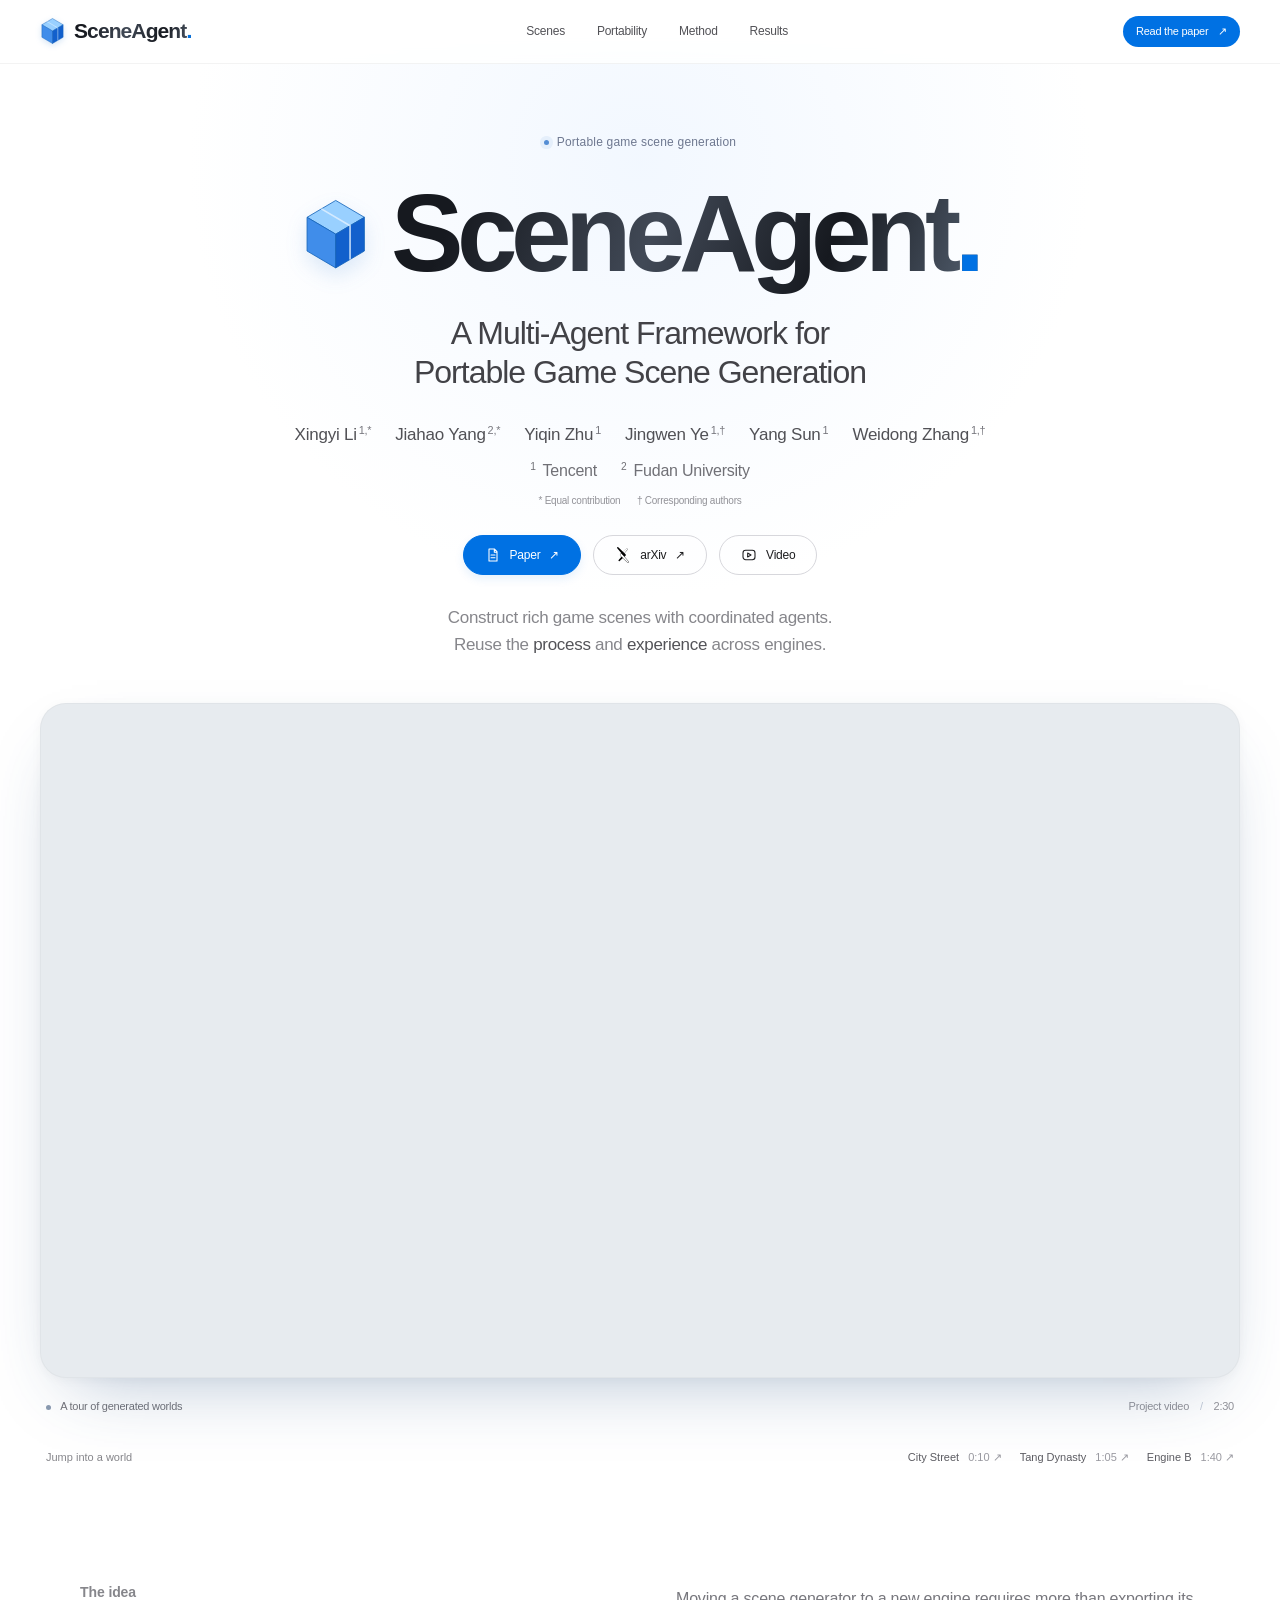
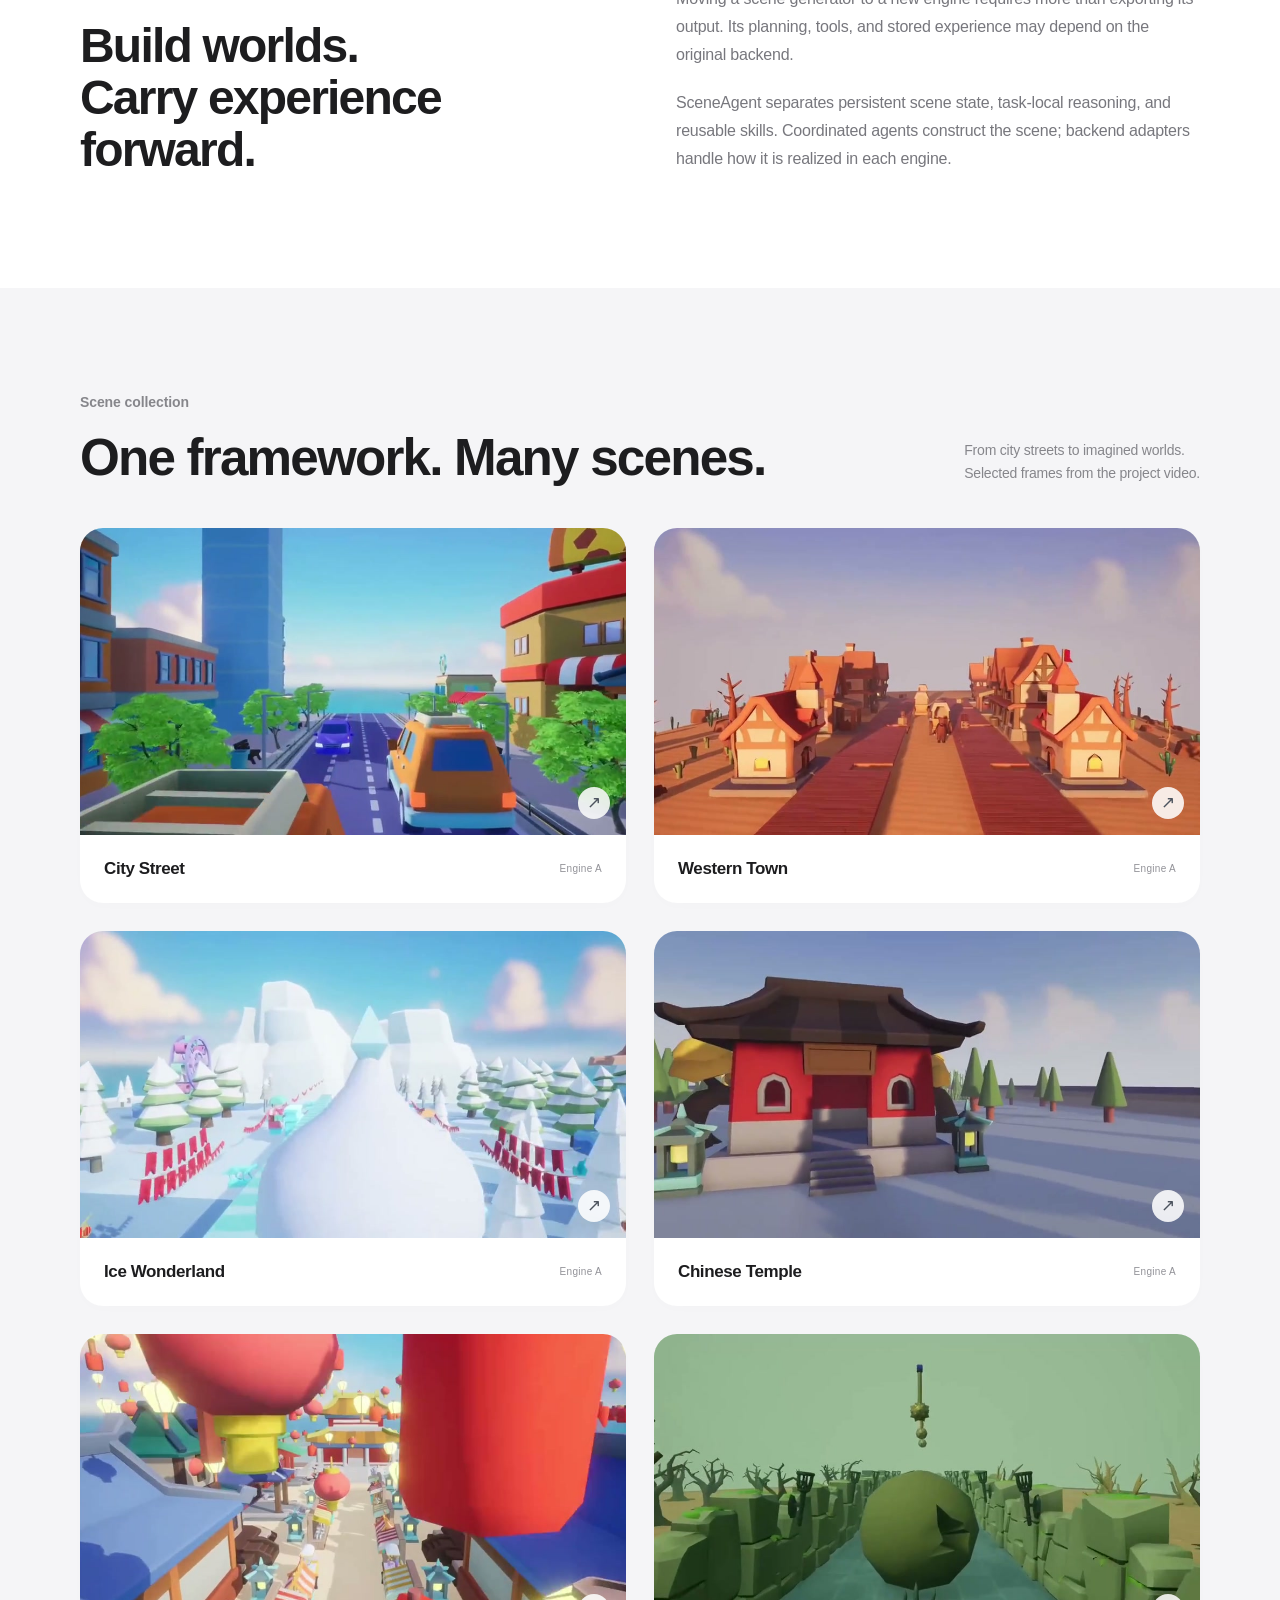
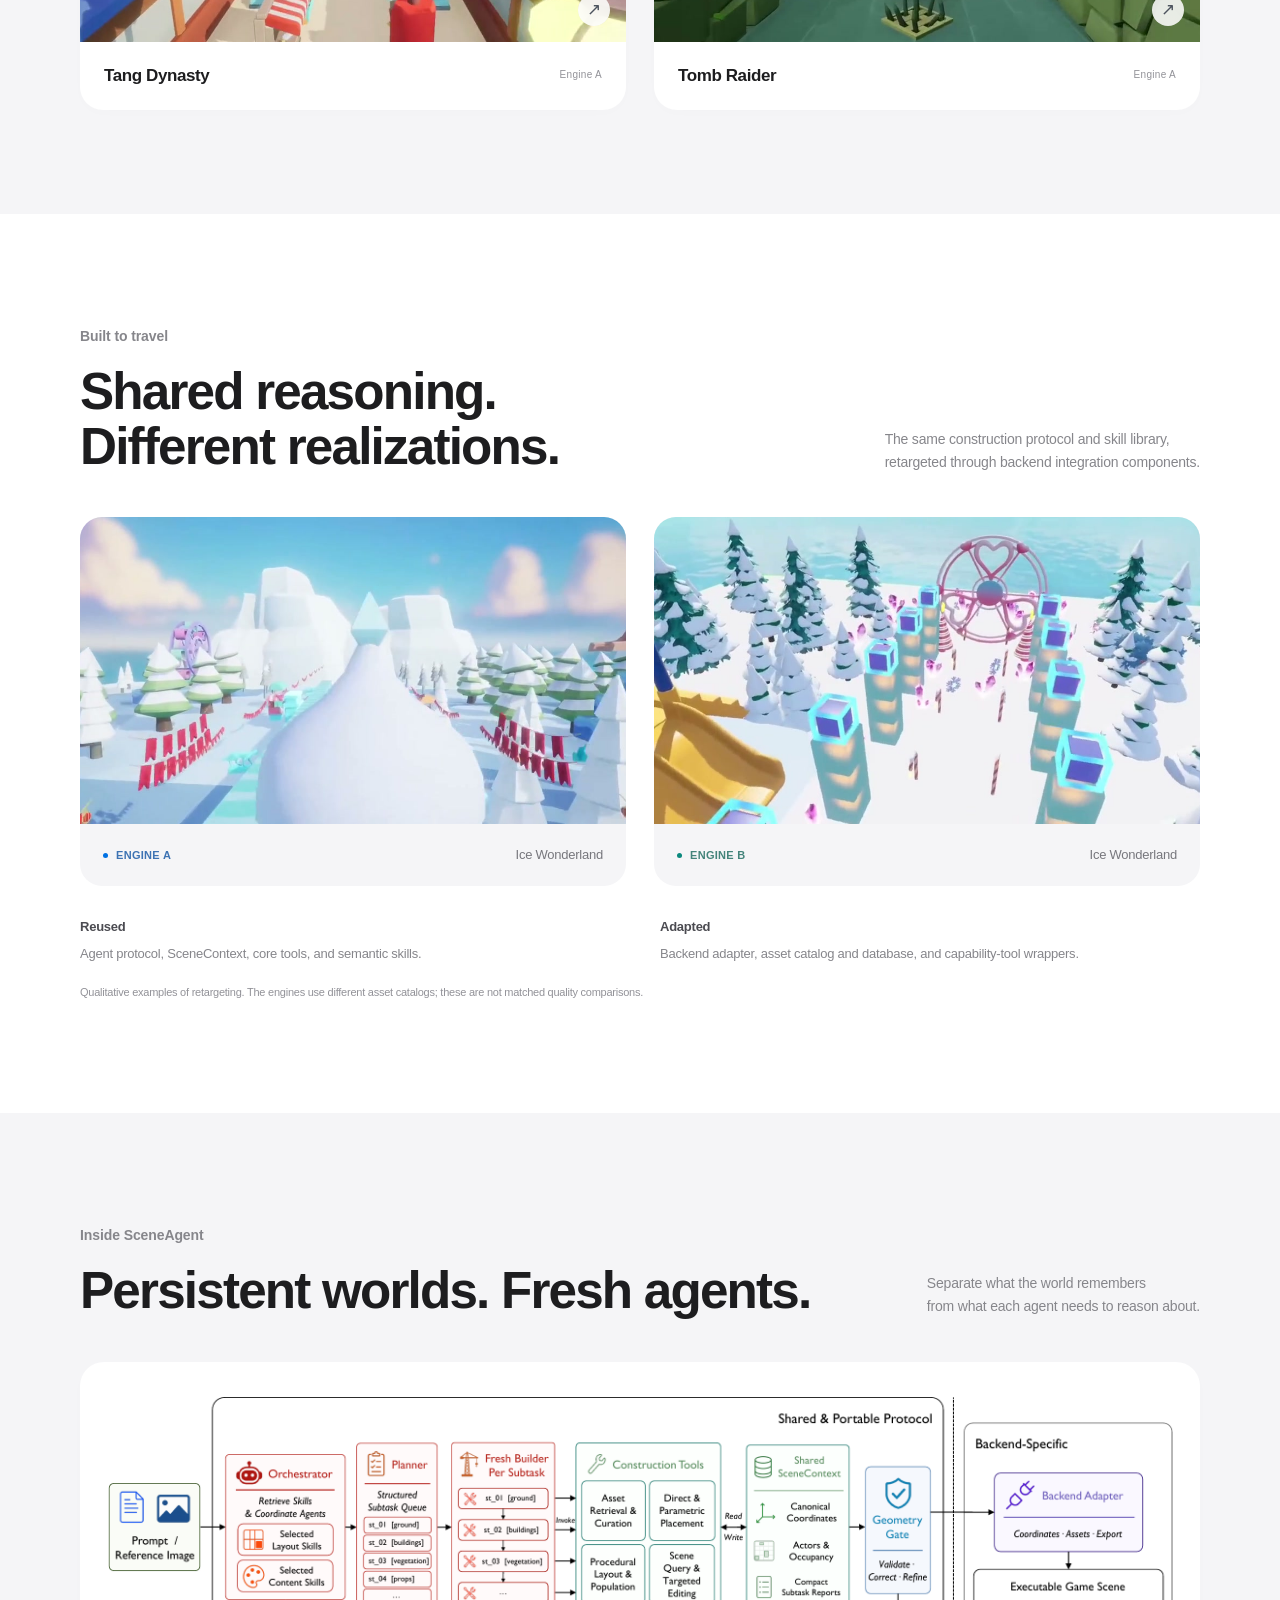
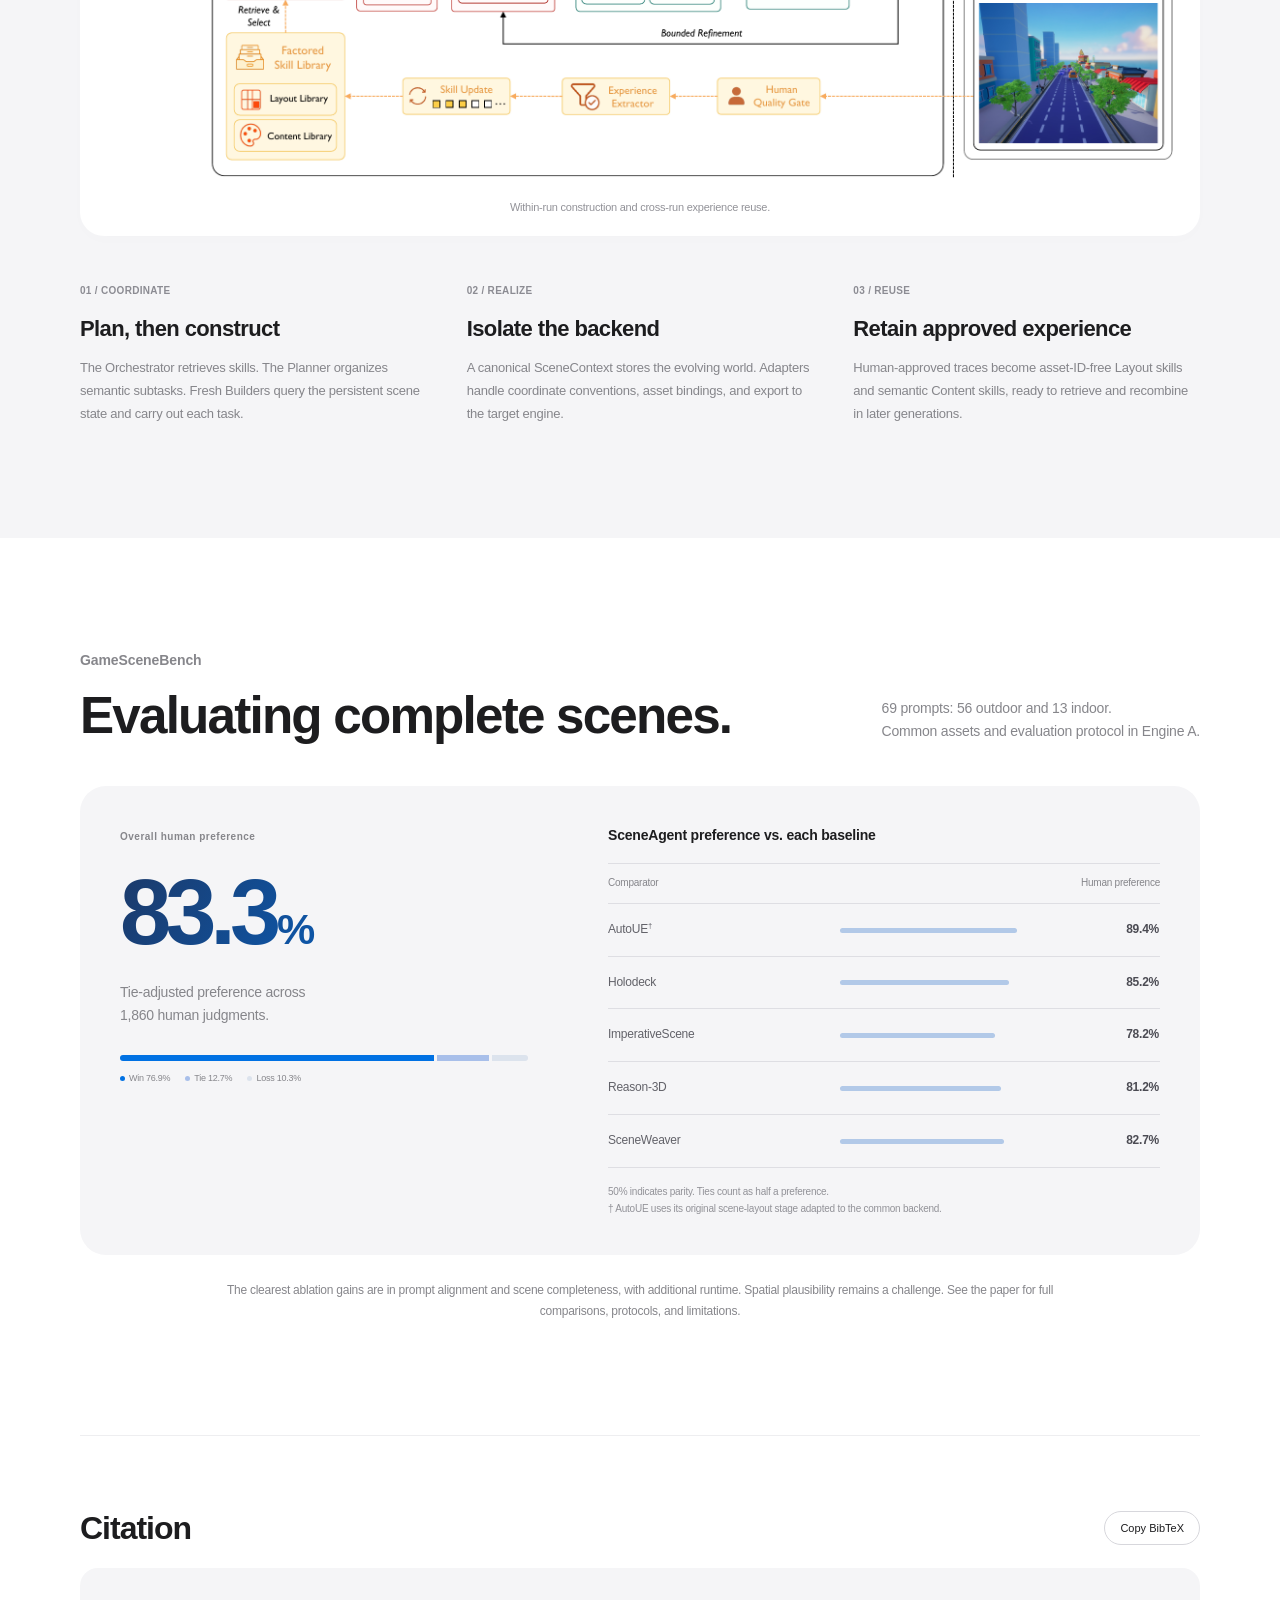
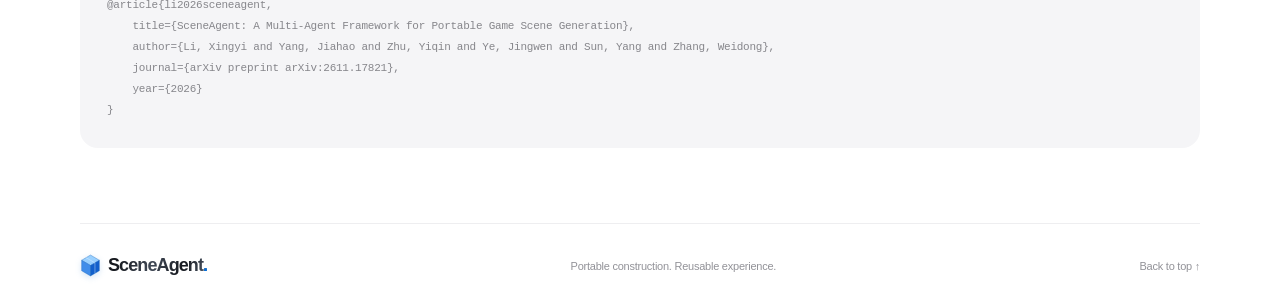
<file: sceneagent/index.html>
<!doctype html>
<html lang="en">
<head>
  <meta charset="utf-8">
  <meta name="viewport" content="width=device-width, initial-scale=1">
  <meta name="description" content="SceneAgent: a multi-agent framework for portable game scene generation. Explore generated worlds, cross-engine deployment, and reusable scene-construction skills.">
  <meta name="theme-color" content="#f8faff">
  <meta property="og:title" content="SceneAgent — Portable Game Scene Generation">
  <meta property="og:description" content="Persistent worlds. Fresh agents. Reusable experience. A multi-agent framework for constructing game scenes across backends.">
  <meta property="og:image" content="assets/city-street.jpg">
  <title>SceneAgent — Portable Game Scene Generation</title>
  <link rel="icon" href="assets/favicon.svg" type="image/svg+xml">
  <link rel="stylesheet" href="styles.css">
  <script src="config.js" defer></script>
  <script src="script.js" defer></script>
</head>
<body>
  <a class="skip-link" href="#main">Skip to content</a>
  <header class="site-header">
    <div class="nav-wrap">
      <a class="brand" href="#" aria-label="SceneAgent home"><svg class="brand-symbol" viewBox="0 0 40 44" aria-hidden="true"><path class="cube-top" d="M20 2 37 12 20 22 3 12Z"/><path class="cube-left" d="m3 12 17 10v20L3 32Z"/><path class="cube-right" d="m20 22 17-10v20L20 42Z"/><path class="cube-detail" d="m11.5 7 17 10v20"/></svg><span class="wordmark">SceneAgent<span class="brand-dot">.</span></span></a>
      <nav aria-label="Main navigation"><a href="#showcase">Scenes</a><a href="#portability">Portability</a><a href="#method">Method</a><a href="#results">Results</a></nav>
      <a class="nav-paper" href="assets/sceneagent-paper.pdf" target="_blank" rel="noopener">Read the paper <span aria-hidden="true">↗</span></a>
    </div>
  </header>
  <main id="main">
    <section class="hero wrap" aria-labelledby="page-title">
      <p class="eyebrow"><span class="tiny-cube" aria-hidden="true"></span> Portable game scene generation</p>
      <h1 id="page-title" aria-label="SceneAgent"><svg class="brand-symbol" viewBox="0 0 40 44" aria-hidden="true"><path class="cube-top" d="M20 2 37 12 20 22 3 12Z"/><path class="cube-left" d="m3 12 17 10v20L3 32Z"/><path class="cube-right" d="m20 22 17-10v20L20 42Z"/><path class="cube-detail" d="m11.5 7 17 10v20"/></svg><span class="wordmark">SceneAgent<span class="brand-dot">.</span></span></h1>
      <p class="paper-title">A Multi-Agent Framework for<br class="desktop-break"> Portable Game Scene Generation</p>
      <div class="authors"><span><a href="https://xingyi-li.github.io" target="_blank" rel="noopener">Xingyi Li</a><sup>1,*</sup></span><span><a href="https://openreview.net/profile?id=~Jiahao_Yang10" target="_blank" rel="noopener">Jiahao Yang</a><sup>2,*</sup></span><span><a href="https://scholar.google.com/citations?user=ZH9cp50AAAAJ&amp;hl=en&amp;oi=sra" target="_blank" rel="noopener">Yiqin Zhu</a><sup>1</sup></span><span><a href="https://openreview.net/profile?id=~Jingwen_Ye2" target="_blank" rel="noopener">Jingwen Ye</a><sup>1,†</sup></span><span><a href="https://scholar.google.com/citations?user=0AjwCGoAAAAJ" target="_blank" rel="noopener">Yang Sun</a><sup>1</sup></span><span><a href="https://scholar.google.com/citations?user=EQAiIvUAAAAJ" target="_blank" rel="noopener">Weidong Zhang</a><sup>1,†</sup></span></div>
      <p class="affiliations"><span><sup>1</sup> Tencent</span><span><sup>2</sup> Fudan University</span></p>
      <p class="author-notes">* Equal contribution <span>† Corresponding authors</span></p>
      <div class="resource-links">
        <a class="button primary" href="assets/sceneagent-paper.pdf" target="_blank" rel="noopener"><svg viewBox="0 0 24 24" aria-hidden="true"><path d="M6 3h8l4 4v14H6zM14 3v5h4M9 12h6M9 16h6"/></svg>Paper <span aria-hidden="true">↗</span></a>
        <a class="button" href="https://arxiv.org/abs/2611.17821" target="_blank" rel="noopener" aria-label="View SceneAgent on arXiv"><img src="assets/arxiv-logo.svg" alt="" aria-hidden="true" width="16" height="16" style="object-fit:contain">arXiv <span aria-hidden="true">↗</span></a>
        <a class="button" href="#video"><svg viewBox="0 0 24 24" aria-hidden="true"><rect x="3" y="5" width="18" height="14" rx="4"/><path d="m10 9 5 3-5 3Z"/></svg>Video</a>
        <a class="button" id="code-link" href="#" hidden><svg viewBox="0 0 24 24" aria-hidden="true"><path d="m8 6-6 6 6 6m8-12 6 6-6 6M14 3l-4 18"/></svg><span id="code-label">Code</span></a>
      </div>
      <p class="hero-summary">Construct rich game scenes with coordinated agents.<br> Reuse the <strong>process</strong> and <strong>experience</strong> across engines.</p>
    </section>

    <section class="video-section wrap" id="video" aria-label="Project video">
      <div class="video-frame" id="video-container">
        <iframe src="https://www.youtube-nocookie.com/embed/_6T_GvOH6cw?rel=0" title="SceneAgent project video" allow="accelerometer; autoplay; clipboard-write; encrypted-media; gyroscope; picture-in-picture; web-share" allowfullscreen></iframe>
      </div>
      <div class="video-caption"><span><span class="status-dot" aria-hidden="true"></span> A tour of generated worlds</span><span>Project video <span class="caption-separator">/</span> 2:30</span></div>
      <div class="chapters" aria-label="Jump to a video example"><span>Jump into a world</span><button data-time="10">City Street <span>0:10 ↗</span></button><button data-time="65">Tang Dynasty <span>1:05 ↗</span></button><button data-time="100">Engine B <span>1:40 ↗</span></button></div>
    </section>

    <section class="intro wrap" aria-labelledby="intro-title">
      <div><p class="eyebrow">The idea</p><h2 id="intro-title">Build worlds.<br> Carry experience forward.</h2></div>
      <div class="intro-copy"><p>Moving a scene generator to a new engine requires more than exporting its output. Its planning, tools, and stored experience may depend on the original backend.</p><p>SceneAgent separates persistent scene state, task-local reasoning, and reusable skills. Coordinated agents construct the scene; backend adapters handle how it is realized in each engine.</p></div>
    </section>

    <section class="showcase section-tint" id="showcase" aria-labelledby="scenes-title">
      <div class="wrap">
        <div class="section-heading"><div><p class="eyebrow">Scene collection</p><h2 id="scenes-title">One framework. Many scenes.</h2></div><p>From city streets to imagined worlds.<br> Selected frames from the project video.</p></div>
        <div class="scene-grid">
          <button class="scene" data-image="assets/city-street.jpg" data-caption="City Street · Engine A"><span class="scene-image"><img src="assets/city-street.jpg" alt="A colorful city street with storefronts, trees, and vehicles" loading="lazy"><span class="expand" aria-hidden="true">↗</span></span><span class="scene-caption"><strong>City Street</strong><span>Engine A</span></span></button>
          <button class="scene" data-image="assets/western-town.jpg" data-caption="Western Town · Engine A"><span class="scene-image"><img src="assets/western-town.jpg" alt="A western town organized around a central street" loading="lazy"><span class="expand" aria-hidden="true">↗</span></span><span class="scene-caption"><strong>Western Town</strong><span>Engine A</span></span></button>
          <button class="scene" data-image="assets/ice-wonderland.jpg" data-caption="Ice Wonderland · Engine A"><span class="scene-image"><img src="assets/ice-wonderland.jpg" alt="An icy fantasy world with snow-covered trees and colorful fences" loading="lazy"><span class="expand" aria-hidden="true">↗</span></span><span class="scene-caption"><strong>Ice Wonderland</strong><span>Engine A</span></span></button>
          <button class="scene" data-image="assets/chinese-temple.jpg" data-caption="Chinese Temple · Engine A"><span class="scene-image"><img src="assets/chinese-temple.jpg" alt="A red Chinese temple with a curved roof and stone lanterns" loading="lazy"><span class="expand" aria-hidden="true">↗</span></span><span class="scene-caption"><strong>Chinese Temple</strong><span>Engine A</span></span></button>
          <button class="scene" data-image="assets/tang-dynasty-a.jpg" data-caption="Tang Dynasty · Engine A"><span class="scene-image"><img src="assets/tang-dynasty-a.jpg" alt="A traditional street decorated with red lanterns and market stalls" loading="lazy"><span class="expand" aria-hidden="true">↗</span></span><span class="scene-caption"><strong>Tang Dynasty</strong><span>Engine A</span></span></button>
          <button class="scene" data-image="assets/tomb-raider.jpg" data-caption="Tomb Raider · Engine A"><span class="scene-image"><img src="assets/tomb-raider.jpg" alt="An atmospheric ruin with stone walls, a suspended obstacle, and a spiked pit" loading="lazy"><span class="expand" aria-hidden="true">↗</span></span><span class="scene-caption"><strong>Tomb Raider</strong><span>Engine A</span></span></button>
        </div>
      </div>
    </section>

    <section class="wrap section" id="portability" aria-labelledby="portability-title">
      <div class="section-heading"><div><p class="eyebrow">Built to travel</p><h2 id="portability-title">Shared reasoning.<br> Different realizations.</h2></div><p>The same construction protocol and skill library,<br> retargeted through backend integration components.</p></div>
      <div class="engine-pair">
        <figure><button class="image-button" data-image="assets/ice-wonderland.jpg" data-caption="Ice Wonderland · Engine A" aria-label="Enlarge Ice Wonderland in Engine A"><img src="assets/ice-wonderland.jpg" alt="Ice Wonderland generated in Engine A" loading="lazy"></button><figcaption><span class="engine-label">ENGINE A</span><span>Ice Wonderland</span></figcaption></figure>
        <figure><button class="image-button" data-image="assets/ice-wonderland-b.jpg" data-caption="Ice Wonderland · Engine B" aria-label="Enlarge Ice Wonderland in Engine B"><img src="assets/ice-wonderland-b.jpg" alt="Ice Wonderland generated in Engine B with a different asset catalog" loading="lazy"></button><figcaption><span class="engine-label second">ENGINE B</span><span>Ice Wonderland</span></figcaption></figure>
      </div>
      <div class="portability-notes"><p><strong>Reused</strong> Agent protocol, SceneContext, core tools, and semantic skills.</p><p><strong>Adapted</strong> Backend adapter, asset catalog and database, and capability-tool wrappers.</p></div>
      <p class="fine-print">Qualitative examples of retargeting. The engines use different asset catalogs; these are not matched quality comparisons.</p>
    </section>

    <section class="section-tint" id="method" aria-labelledby="method-title"><div class="wrap section">
      <div class="section-heading"><div><p class="eyebrow">Inside SceneAgent</p><h2 id="method-title">Persistent worlds. Fresh agents.</h2></div><p>Separate what the world remembers<br> from what each agent needs to reason about.</p></div>
      <figure class="method-figure"><button class="image-button" data-image="assets/overview.png" data-caption="SceneAgent system overview" aria-label="Enlarge SceneAgent system overview"><img src="assets/overview.png" alt="SceneAgent system diagram: the Orchestrator coordinates Planner and fresh Builder sessions through SceneContext, with backend adapters and a human-gated experience update path" loading="lazy"></button><figcaption>Within-run construction and cross-run experience reuse.</figcaption></figure>
      <div class="method-steps"><article><span class="step-number">01 / COORDINATE</span><h3>Plan, then construct</h3><p>The Orchestrator retrieves skills. The Planner organizes semantic subtasks. Fresh Builders query the persistent scene state and carry out each task.</p></article><article><span class="step-number">02 / REALIZE</span><h3>Isolate the backend</h3><p>A canonical SceneContext stores the evolving world. Adapters handle coordinate conventions, asset bindings, and export to the target engine.</p></article><article><span class="step-number">03 / REUSE</span><h3>Retain approved experience</h3><p>Human-approved traces become asset-ID-free Layout skills and semantic Content skills, ready to retrieve and recombine in later generations.</p></article></div>
    </div></section>

    <section class="wrap section" id="results" aria-labelledby="results-title">
      <div class="section-heading"><div><p class="eyebrow">GameSceneBench</p><h2 id="results-title">Evaluating complete scenes.</h2></div><p>69 prompts: 56 outdoor and 13 indoor.<br> Common assets and evaluation protocol in Engine A.</p></div>
      <div class="results-layout"><div class="result-highlight"><span class="eyebrow">Overall human preference</span><strong>83.3<span>%</span></strong><p>Tie-adjusted preference across<br> 1,860 human judgments.</p><div class="outcome-track" aria-label="76.9 percent wins, 12.7 percent ties, 10.3 percent losses"><span class="wins"></span><span class="ties"></span><span class="losses"></span></div><div class="outcome-key"><span><i class="win-dot"></i>Win 76.9%</span><span><i class="tie-dot"></i>Tie 12.7%</span><span><i class="loss-dot"></i>Loss 10.3%</span></div></div>
      <div class="results-table-wrap"><table><caption>SceneAgent preference vs. each baseline</caption><thead><tr><th scope="col">Comparator</th><th scope="col">Human preference</th></tr></thead><tbody><tr><th scope="row">AutoUE<sup>†</sup></th><td><span class="bar" style="--value:89.4%"></span><strong>89.4%</strong></td></tr><tr><th scope="row">Holodeck</th><td><span class="bar" style="--value:85.2%"></span><strong>85.2%</strong></td></tr><tr><th scope="row">ImperativeScene</th><td><span class="bar" style="--value:78.2%"></span><strong>78.2%</strong></td></tr><tr><th scope="row">Reason-3D</th><td><span class="bar" style="--value:81.2%"></span><strong>81.2%</strong></td></tr><tr><th scope="row">SceneWeaver</th><td><span class="bar" style="--value:82.7%"></span><strong>82.7%</strong></td></tr></tbody></table><p class="fine-print">50% indicates parity. Ties count as half a preference.<br> † AutoUE uses its original scene-layout stage adapted to the common backend.</p></div></div>
      <p class="result-context">The clearest ablation gains are in prompt alignment and scene completeness, with additional runtime. Spatial plausibility remains a challenge. See the paper for full comparisons, protocols, and limitations.</p>
    </section>

    <section class="wrap section citation" id="citation" aria-labelledby="citation-title"><div class="citation-heading"><div><p class="eyebrow">Citation</p><h2 id="citation-title">Citation</h2></div><button class="button small" id="copy-citation">Copy BibTeX</button></div><pre><code id="bibtex">@article{li2026sceneagent,
    title={SceneAgent: A Multi-Agent Framework for Portable Game Scene Generation},
    author={Li, Xingyi and Yang, Jiahao and Zhu, Yiqin and Ye, Jingwen and Sun, Yang and Zhang, Weidong},
    journal={arXiv preprint arXiv:2611.17821},
    year={2026}
}</code></pre><p id="copy-status" class="copy-status" role="status" aria-live="polite"></p></section>
  </main>
  <footer class="wrap"><a class="brand" href="#"><svg class="brand-symbol" viewBox="0 0 40 44" aria-hidden="true"><path class="cube-top" d="M20 2 37 12 20 22 3 12Z"/><path class="cube-left" d="m3 12 17 10v20L3 32Z"/><path class="cube-right" d="m20 22 17-10v20L20 42Z"/><path class="cube-detail" d="m11.5 7 17 10v20"/></svg><span class="wordmark">SceneAgent<span class="brand-dot">.</span></span></a><span>Portable construction. Reusable experience.</span><a href="#">Back to top ↑</a></footer>
  <dialog id="image-dialog" aria-labelledby="dialog-caption"><div class="dialog-toolbar"><span id="dialog-caption"></span><button id="close-dialog" aria-label="Close enlarged image">Close <span aria-hidden="true">×</span></button></div><img id="dialog-image" alt=""></dialog>
</body>
</html>
</file>
<file: sceneagent/styles.css>
:root{--ink:#172338;--muted:#627084;--blue:#2863e9;--line:#e1e7ef;--tint:#f6f8fc;--wrap:1120px;color-scheme:light;font-family:Inter,-apple-system,BlinkMacSystemFont,"Segoe UI",Arial,sans-serif;color:var(--ink);background:#fff;font-synthesis:none}
*{box-sizing:border-box}html{scroll-behavior:smooth;scroll-padding-top:88px}body{margin:0;font-size:16px;line-height:1.65}a{color:inherit;text-decoration:none}button{font:inherit;color:inherit;cursor:pointer}img{max-width:100%;display:block}button,a{-webkit-tap-highlight-color:transparent}button:focus-visible,a:focus-visible,video:focus-visible{outline:3px solid #719dfc;outline-offset:5px}h1,h2,h3,p,figure{margin:0}h2{font-size:clamp(29px,3.2vw,40px);line-height:1.19;font-weight:650;letter-spacing:-1.3px}h3{font-size:20px;letter-spacing:-.5px;line-height:1.4}sup{font-size:.64em;vertical-align:super;line-height:0}.wrap{width:min(var(--wrap),calc(100% - 80px));margin-inline:auto}.section{padding-block:96px}.section-tint{background:var(--tint);border-block:1px solid #edf0f6}.eyebrow{font-size:11px;font-weight:700;letter-spacing:2.1px;line-height:1.4;color:var(--blue);margin-bottom:18px}.fine-print{font-size:12px;line-height:1.7;color:var(--muted)}.skip-link{position:absolute;z-index:100;top:-60px;left:20px;background:#fff;padding:10px 20px}.skip-link:focus{top:10px}.site-header{height:76px;border-bottom:1px solid #edf0f5;background:rgba(255,255,255,.96);position:sticky;top:0;z-index:20;backdrop-filter:blur(16px)}.nav-wrap{height:100%;width:min(1280px,calc(100% - 80px));margin:auto;display:flex;align-items:center;justify-content:space-between;gap:28px}.brand{font-size:20px;font-weight:750;letter-spacing:-.8px;display:flex;align-items:center;gap:9px;white-space:nowrap}.brand svg{width:26px;height:29px;fill:none;stroke:var(--blue);stroke-width:1.8;stroke-linejoin:round}.brand-dot{color:var(--blue);margin-left:-8px}nav{display:flex;gap:30px;font-size:13px;color:var(--muted)}nav a:hover,.nav-paper:hover{color:var(--blue)}.nav-paper{font-size:13px;font-weight:600}.nav-paper span{margin-left:12px}.hero{text-align:center;padding-top:65px;padding-bottom:36px}.hero .eyebrow{display:flex;justify-content:center;align-items:center;gap:9px;font-size:10px;letter-spacing:2.3px}.tiny-cube{width:6px;height:6px;background:var(--blue);transform:rotate(45deg)}h1{font-size:clamp(64px,8.5vw,106px);font-weight:750;line-height:1.06;letter-spacing:-6px;margin:17px 0 16px}h1>span{color:var(--blue)}.paper-title{font-size:clamp(21px,2.8vw,30px);line-height:1.35;letter-spacing:-.8px;font-weight:500}.authors{display:flex;justify-content:center;gap:10px 21px;flex-wrap:wrap;margin:27px auto 5px;font-size:14px;color:#354b6e}.authors sup{color:var(--blue);margin-left:2px}.affiliations{font-size:13px;color:#526075;display:flex;justify-content:center;gap:22px}.affiliations sup{margin-right:3px}.author-notes{font-size:10px;color:#7d8797;margin-top:6px}.author-notes span{margin-left:14px}.resource-links{display:flex;justify-content:center;gap:10px;flex-wrap:wrap;margin-top:25px}.button{display:inline-flex;align-items:center;justify-content:center;gap:9px;border:1px solid #dce3ed;background:#fff;padding:10px 20px;border-radius:7px;font-size:13px;font-weight:600;line-height:1.5;transition:background .15s,border-color .15s,transform .15s}.button svg{width:16px;height:16px;fill:none;stroke:currentColor;stroke-width:1.6;stroke-linejoin:round;stroke-linecap:round}.button:hover{background:#f5f8ff;border-color:#b2c6ef;transform:translateY(-1px)}.button.primary{background:var(--blue);color:white;border-color:var(--blue);box-shadow:0 3px 8px #2863e923}.button.primary:hover{background:#1f52c5}.hero-summary{font-size:16px;color:var(--muted);line-height:1.7;margin-top:27px}.hero-summary strong{color:var(--ink);font-weight:600}.video-section{padding-bottom:0}.video-frame{border-radius:12px;overflow:hidden;background:#15213a;aspect-ratio:16/9;box-shadow:0 20px 50px #20386412;border:1px solid #e5eaf2}.video-frame video,.video-frame iframe{width:100%;height:100%;display:block;border:0;object-fit:contain}.video-frame video[poster]{object-fit:cover}.video-caption{display:flex;justify-content:space-between;gap:10px;padding:15px 0;font-size:11px;color:var(--muted)}.video-caption>span:first-child{color:#43536a}.status-dot{display:inline-block;width:6px;height:6px;background:var(--blue);border-radius:50%;margin-right:7px}.caption-separator{margin-inline:8px;color:#c2cad6}.chapters{display:flex;align-items:center;gap:14px;flex-wrap:wrap;border-block:1px solid var(--line);padding:15px 0}.chapters>span{font-size:9px;letter-spacing:1.4px;font-weight:700;color:#7b8799;margin-right:auto}.chapters button{border:0;background:transparent;font-size:11px;padding:4px 0}.chapters button+button{border-left:1px solid var(--line);padding-left:14px}.chapters button span{color:#8491a3;margin-left:9px}.chapters button:hover,.chapters button:hover span{color:var(--blue)}.intro{display:grid;grid-template-columns:1fr 1fr;column-gap:80px;padding-block:88px}.intro-copy{padding-top:3px;color:var(--muted);font-size:14px}.intro-copy p+p{margin-top:14px}.facts{grid-column:1/-1;display:grid;grid-template-columns:repeat(3,1fr);margin-top:45px;border-top:1px solid var(--line);padding-top:30px}.facts>div{display:flex;align-items:center;gap:18px;justify-content:center}.facts>div+div{border-left:1px solid var(--line)}.facts strong{font-size:40px;line-height:1.2;font-weight:600;letter-spacing:-2px}.facts span{font-size:12px;color:var(--muted);max-width:110px;line-height:1.6}.showcase{padding-block:80px}.section-heading{display:flex;align-items:flex-end;justify-content:space-between;gap:45px;margin-bottom:36px}.section-heading>p{font-size:13px;color:var(--muted);line-height:1.75;max-width:400px}.scene-grid{display:grid;grid-template-columns:repeat(3,minmax(0,1fr));gap:29px 22px}.scene{padding:0;border:0;background:none;text-align:left;min-width:0}.scene-image{display:block;position:relative;overflow:hidden;border-radius:7px;background:#e7edf6}.scene-image img{width:100%;aspect-ratio:16/10;object-fit:cover;transition:transform .4s}.scene:hover img{transform:scale(1.035)}.expand{position:absolute;right:12px;bottom:12px;border:1px solid #ffffff55;background:#ffffffdf;border-radius:50%;width:27px;height:27px;display:grid;place-items:center;font-size:14px;color:var(--ink);opacity:0;transition:opacity .2s}.scene:hover .expand,.scene:focus-visible .expand{opacity:1}.scene-caption{display:flex;align-items:center;justify-content:space-between;gap:8px;padding-top:11px}.scene-caption strong{font-size:13px;font-weight:600}.scene-caption>span{font-size:9px;text-transform:uppercase;letter-spacing:.8px;color:#8994a4}.engine-pair{display:grid;grid-template-columns:1fr 1fr;gap:22px}.engine-pair figure{margin:0;border:1px solid var(--line);border-radius:9px;overflow:hidden}.image-button{display:block;border:0;padding:0;background:transparent;width:100%;cursor:zoom-in}.engine-pair img{aspect-ratio:16/9;width:100%;object-fit:cover}.engine-pair figcaption{display:flex;justify-content:space-between;align-items:center;padding:16px 19px;font-size:12px}.engine-label{font-size:10px;letter-spacing:1.2px;font-weight:700;color:var(--blue);display:flex;align-items:center;gap:8px}.engine-label:before{content:"";width:6px;height:6px;background:var(--blue);border-radius:2px}.engine-label.second{color:#0b897e}.engine-label.second:before{background:#0b897e}.portability-notes{display:grid;grid-template-columns:1fr 1fr;gap:35px;margin:25px 0 17px;font-size:12px;color:var(--muted)}.portability-notes strong{display:block;font-size:12px;color:var(--ink);margin-bottom:3px}.method-figure{background:#fff;border:1px solid var(--line);border-radius:9px;padding:28px 22px 14px}.method-figure figcaption{text-align:center;font-size:11px;color:var(--muted);margin-top:15px}.method-steps{display:grid;grid-template-columns:repeat(3,1fr);gap:40px;margin-top:33px}.step-number{font-size:9px;letter-spacing:1.5px;font-weight:700;color:var(--blue)}.method-steps h3{margin:10px 0}.method-steps p{font-size:12px;color:var(--muted);line-height:1.8}.results-layout{display:grid;grid-template-columns:.85fr 1.15fr;gap:80px;align-items:start}.result-highlight{padding:24px 0}.result-highlight>.eyebrow{display:block;font-size:9px;letter-spacing:1.4px}.result-highlight>strong{display:block;font-size:88px;line-height:1.1;letter-spacing:-5px;font-weight:600;color:var(--blue);margin:18px 0}.result-highlight>strong>span{font-size:43px;margin-left:2px;letter-spacing:-2px}.result-highlight>p{font-size:14px;color:var(--muted)}.outcome-track{height:8px;border-radius:4px;overflow:hidden;display:flex;margin-top:27px;gap:3px}.wins{width:76.9%;background:var(--blue)}.ties{width:12.7%;background:#a8bfea}.losses{flex:1;background:#dce3ed}.outcome-key{display:flex;gap:15px;margin-top:10px;font-size:9px;color:var(--muted)}.outcome-key i{display:inline-block;width:5px;height:5px;border-radius:50%;margin-right:4px}.win-dot{background:var(--blue)}.tie-dot{background:#a8bfea}.loss-dot{background:#dce3ed}.results-table-wrap{min-width:0}table{width:100%;border-collapse:collapse;font-size:12px}caption{text-align:left;font-weight:600;color:var(--ink);padding-bottom:16px;font-size:15px}thead th{text-align:left;font-size:10px;color:var(--muted);font-weight:500;padding:11px 0;border-block:1px solid var(--line)}thead th:last-child{text-align:right}tbody th{font-weight:500;text-align:left;width:42%;padding:16px 0}tbody tr{border-bottom:1px solid var(--line)}td{position:relative;text-align:right}td .bar{height:5px;width:calc(var(--value) * .62);position:absolute;left:0;top:calc(50% - 2px);background:#b6cdfb;border-radius:3px}td strong{font-weight:600;color:#34496a}.results-table-wrap .fine-print{margin-top:15px;font-size:10px}.result-context{font-size:13px;color:var(--muted);padding:20px 23px;background:var(--tint);border-left:2px solid #b6cdfb;margin-top:28px}.resources-section{display:grid;grid-template-columns:1fr 1fr;gap:75px;align-items:start}.resources-section>div>p:last-child{font-size:13px;color:var(--muted);margin-top:18px;max-width:320px}.download-list{display:flex;flex-direction:column}.download-list>a,.download-list>.unreleased{display:flex;justify-content:space-between;align-items:center;gap:15px;padding:19px 0;border-bottom:1px solid var(--line)}.download-list>a:first-child{padding-top:0}.download-list strong,.download-list small{display:block}.download-list strong{font-size:13px;font-weight:600}.download-list small{font-size:11px;color:var(--muted);margin-top:3px}.download-list>a>span:last-child{color:var(--blue)}.download-list>a:hover strong{color:var(--blue)}.download-list .unreleased{color:#718098}.unreleased-label{font-size:8px;letter-spacing:1px;background:#e9edf4;padding:3px 7px;border-radius:3px;white-space:nowrap}.citation{padding-bottom:60px}.citation-heading{display:flex;justify-content:space-between;align-items:center;margin-bottom:22px}.button.small{padding:8px 13px;font-size:11px}.citation pre{border:1px solid var(--line);background:var(--tint);border-radius:7px;padding:24px;overflow:auto;margin:0;white-space:pre-wrap;overflow-wrap:anywhere;font-size:12px;color:#53657e;line-height:1.9}.copy-status{min-height:25px;font-size:12px;color:var(--blue);padding-top:7px}footer{border-top:1px solid var(--line);display:flex;justify-content:space-between;align-items:center;gap:20px;padding-block:27px;margin-top:0;font-size:11px;color:var(--muted)}footer .brand{font-size:17px;color:var(--ink)}footer a:last-child:hover{color:var(--blue)}dialog{border:0;border-radius:10px;padding:0;width:min(1200px,calc(100% - 44px));max-width:none;max-height:90vh;background:#fff;color:var(--ink);box-shadow:0 25px 90px #0005}dialog::backdrop{background:#0b1523cd;backdrop-filter:blur(6px)}.dialog-toolbar{display:flex;justify-content:space-between;align-items:center;padding:13px 20px;gap:15px;font-size:13px}.dialog-toolbar button{background:none;border:0;font-size:12px;white-space:nowrap}.dialog-toolbar button span{margin-left:10px;font-size:23px;vertical-align:middle}#dialog-image{width:100%;max-height:calc(90vh - 65px);object-fit:contain;background:#f8faff}body.dialog-open{overflow:hidden}
@media(min-width:1500px){.hero{padding-top:76px}}
@media(max-width:900px){.wrap{width:calc(100% - 48px)}.nav-wrap{width:calc(100% - 48px)}nav{gap:20px}.intro{column-gap:35px}.section{padding-block:70px}.section-heading{gap:25px}.section-heading>p{max-width:290px;font-size:12px}.scene-grid{gap:24px 16px}.results-layout{gap:35px}.method-steps{gap:25px}.resources-section{gap:35px}td .bar{width:calc(var(--value) * .45)}}
@media(max-width:640px){html{scroll-padding-top:70px}.wrap,.nav-wrap{width:calc(100% - 36px)}.site-header{height:63px}.brand{font-size:18px}.brand svg{width:23px;height:25px}nav{display:none}.nav-paper{font-size:11px}.hero{padding-top:45px;padding-bottom:29px}.hero .eyebrow{font-size:8px;letter-spacing:1.55px}h1{font-size:68px;letter-spacing:-4px;margin:20px 0 15px}.paper-title{font-size:22px;letter-spacing:-.6px}.authors{font-size:12px;gap:9px 16px;margin-top:24px;max-width:350px}.affiliations{font-size:12px;margin-top:10px}.author-notes{font-size:9px}.resource-links{gap:8px;margin-top:22px}.button{font-size:11px;padding:9px 13px;gap:7px}.button svg{width:14px;height:14px}.hero-summary{font-size:13px;margin-top:24px}.video-frame{border-radius:7px}.video-caption{font-size:9px;padding:12px 0}.chapters{gap:8px 14px;padding:12px 0}.chapters>span{width:100%;font-size:8px}.chapters button{font-size:10px}.chapters button span{margin-left:4px;font-size:9px}.chapters button+button{padding-left:10px}.intro{grid-template-columns:1fr;gap:24px;padding-block:54px}.eyebrow{font-size:9px;margin-bottom:13px}h2{font-size:29px;letter-spacing:-.9px}.intro h2 br{display:none}.intro-copy{font-size:13px}.facts{margin-top:6px;padding-top:25px}.facts>div{flex-direction:column;gap:7px;text-align:center}.facts strong{font-size:33px;letter-spacing:-1px}.facts span{font-size:10px;max-width:85px}.showcase,.section{padding-block:52px}.section-heading{display:block;margin-bottom:25px}.section-heading>p{margin-top:17px;font-size:12px;max-width:100%}.section-heading>p br{display:none}.scene-grid{grid-template-columns:1fr 1fr;gap:21px 12px}.scene-image{border-radius:5px}.scene-image img{aspect-ratio:4/3}.scene-caption{display:block;padding-top:7px}.scene-caption strong{font-size:12px;display:block;line-height:1.4}.scene-caption>span{font-size:8px}.expand{opacity:1;width:22px;height:22px;font-size:12px;right:7px;bottom:7px}.engine-pair{grid-template-columns:1fr;gap:18px}.engine-pair figcaption{padding:12px 15px;font-size:11px}.portability-notes{gap:18px;font-size:11px;margin-top:21px}.fine-print{font-size:10px}.method-figure{padding:14px 8px 10px}.method-figure figcaption{font-size:9px;margin-top:8px}.method-steps{grid-template-columns:1fr;gap:24px;margin-top:28px}.method-steps article{border-bottom:1px solid var(--line);padding-bottom:22px}.method-steps article:last-child{border:0;padding-bottom:0}.method-steps h3{font-size:18px;margin:5px 0}.method-steps p{font-size:12px}.results-layout{grid-template-columns:1fr;gap:30px}.result-highlight{padding:5px 0 10px}.result-highlight>strong{font-size:77px;margin:11px 0}.result-highlight>p{font-size:13px}.result-highlight>p br{display:none}.outcome-track{max-width:360px;margin-top:20px}.outcome-key{font-size:10px}caption{font-size:13px;padding-bottom:12px}tbody th{padding:14px 0}td .bar{width:calc(var(--value) * .62)}.result-context{padding:16px;font-size:12px}.resources-section{grid-template-columns:1fr;gap:30px}.resources-section>div>p:last-child{font-size:12px}.citation-heading{margin-bottom:18px}.citation pre{padding:17px;font-size:10px}.citation{padding-bottom:30px}footer{flex-wrap:wrap;padding-block:22px;font-size:10px}footer>span{order:3;width:100%;font-size:10px}dialog{width:calc(100% - 20px)}.dialog-toolbar{padding:10px 13px;font-size:11px}}
@media(prefers-reduced-motion:reduce){html{scroll-behavior:auto}*,*:before,*:after{transition:none!important;animation:none!important}}

/* Refined visual system: quiet surfaces, shared identity, and generous media. */
:root{--ink:#1d1d1f;--muted:#6e6e73;--blue:#0071e3;--line:#dedee3;--tint:#f5f5f7;--wrap:1120px;font-family:-apple-system,BlinkMacSystemFont,"SF Pro Display","Segoe UI",Arial,sans-serif;-webkit-font-smoothing:antialiased}
[hidden]{display:none!important}
body{background:#fff;letter-spacing:-.015em}
h2{font-weight:650;letter-spacing:-1.8px;font-size:clamp(34px,4vw,54px);line-height:1.08}
h3{font-weight:600;letter-spacing:-.6px}
.section{padding-block:112px}
.section-tint{border:0;background:var(--tint)}
.eyebrow{font-size:14px;letter-spacing:-.1px;line-height:1.5;font-weight:600;color:#86868b;margin-bottom:17px}
.site-header{height:64px;background:rgba(255,255,255,.77);border-color:#0000000c;backdrop-filter:saturate(180%) blur(22px)}
.nav-wrap{max-width:1280px}
.brand{gap:9px;font-weight:650;letter-spacing:-.9px;font-size:21px}
.wordmark{display:inline-block;white-space:nowrap;background:linear-gradient(110deg,#16191f 12%,#414956 45%,#16191f 74%,#546070 100%);background-clip:text;-webkit-background-clip:text;color:transparent}
.wordmark .brand-dot{color:#0071e3;margin-left:0;background:none;-webkit-text-fill-color:#0071e3}
.brand svg.brand-symbol{width:25px;height:28px;stroke-width:.7;stroke-linejoin:round;stroke:#1766ba;flex-shrink:0;filter:drop-shadow(0 2px 3px #0061c52a)}
.cube-top{fill:#99d0ff}.cube-left{fill:#408dea}.cube-right{fill:#1260cc}.cube-detail{fill:none;stroke:#e4f2ff;stroke-width:1;opacity:.8}
nav{font-size:12px;color:#525257;gap:32px}
.nav-paper{color:#fff;background:#0071e3;border-radius:20px;padding:6px 13px;font-size:11px;font-weight:500;transition:background .2s}
.nav-paper:hover{background:#0077ed;color:white}.nav-paper span{margin-left:7px}
.hero{position:relative;padding-top:69px;padding-bottom:45px;isolation:isolate}
.hero:before{content:"";position:absolute;inset:-20px -10% 0;z-index:-1;background:radial-gradient(ellipse at 50% 18%,#eaf3ff9c,transparent 57%);pointer-events:none}
.hero .eyebrow{font-size:12px;letter-spacing:.2px;font-weight:500;color:#6e7890;gap:8px;margin-bottom:19px}
.tiny-cube{width:5px;height:5px;border-radius:50%;transform:none;background:#548dd4;box-shadow:0 0 0 4px #e5effb}
h1#page-title{display:flex;align-items:center;justify-content:center;gap:22px;font-size:clamp(68px,8.5vw,112px);line-height:1.18;font-weight:680;letter-spacing:-6.5px;margin:0 0 16px}
h1#page-title .wordmark{color:transparent}
h1#page-title .brand-symbol{width:.62em;height:.72em;stroke:#1766ba;stroke-width:.5;flex-shrink:0;filter:drop-shadow(0 9px 10px #2d76ce26)}
.paper-title{font-size:clamp(23px,2.8vw,32px);font-weight:500;line-height:1.22;letter-spacing:-1px;color:#424247}
.authors{color:#515156;font-size:17px;gap:12px 24px;margin-top:29px}.authors sup{color:#76767d}
.affiliations{font-size:16px;color:#707076;gap:24px;margin-top:9px}
.author-notes{color:#929298;font-size:10px;margin-top:8px}
.resource-links{gap:12px;margin-top:26px}
.button{border-radius:30px;font-size:12px;font-weight:500;padding:10px 21px;border-color:#d7d7dc;background:rgba(255,255,255,.7);box-shadow:none;transition:background .25s,transform .25s,box-shadow .25s}
.button:hover{background:#f3f6fa;border-color:#b4bdca;transform:translateY(-2px);box-shadow:0 5px 15px #00000008}
.button.primary{background:#0071e3;border-color:#0071e3;box-shadow:0 4px 10px #0071e31a}.button.primary:hover{background:#0077ed}
.hero-summary{font-size:17px;line-height:1.55;color:#86868b;font-weight:400;letter-spacing:-.3px;margin-top:30px}.hero-summary strong{color:#535358;font-weight:500}
.video-section{position:relative;max-width:1200px;width:min(1200px,calc(100% - 64px))}
.video-frame{border-radius:26px;border:1px solid #00000008;box-shadow:0 30px 70px -32px #244d7f60,0 2px 12px #00000009;background:#e7ebef;isolation:isolate}
.video-caption{padding:19px 6px;font-size:11px;color:#929298}.video-caption>span:first-child{color:#727278}.status-dot{background:#8b9bb0;width:5px;height:5px}
.chapters{border:0;padding:10px 6px 0;gap:18px}.chapters>span{font-size:11px;font-weight:500;letter-spacing:0;color:#86868b}.chapters button{font-size:11px;color:#5c5c62}.chapters button+button{border:0;padding-left:0}.chapters button span{color:#9a9aa1;margin-left:6px}
.intro{padding-block:112px;gap:72px;align-items:start}.intro h2{max-width:490px;font-size:48px}.intro-copy{font-size:16px;line-height:1.75;color:#77777d;letter-spacing:-.2px}.intro-copy p+p{margin-top:20px}
.showcase{padding-block:104px}.section-heading{align-items:flex-end;margin-bottom:43px;gap:48px}.section-heading>p{font-size:14px;line-height:1.65;color:#86868b;letter-spacing:-.2px}
.scene-grid{grid-template-columns:repeat(2,minmax(0,1fr));gap:28px}
.scene{border-radius:23px;background:#fff;overflow:hidden;box-shadow:0 3px 12px #00000003;transition:transform .4s cubic-bezier(.2,.7,.2,1),box-shadow .4s}
.scene:hover{transform:translateY(-5px);box-shadow:0 20px 35px -18px #253b5a3b}
.scene-image{border-radius:0}.scene-image img{aspect-ratio:16/9;transition:transform .7s cubic-bezier(.2,.7,.2,1)}.scene:hover img{transform:scale(1.025)}
.scene-caption{padding:20px 24px;gap:14px}.scene-caption strong{font-size:17px;font-weight:600;letter-spacing:-.4px}.scene-caption>span{font-size:10px;color:#929298;letter-spacing:.3px;text-transform:none}.expand{width:32px;height:32px;right:16px;bottom:16px;background:#fffD;backdrop-filter:blur(8px);border:0;opacity:1;color:#4c535e;font-size:17px}
.engine-pair{gap:28px}.engine-pair figure{border:0;border-radius:22px;background:#f5f5f7;overflow:hidden}.engine-pair figcaption{padding:20px 23px;font-size:13px;color:#77777d}.engine-label{font-size:11px;font-weight:600;letter-spacing:.3px;color:#3d73b3}.engine-label:before{border-radius:50%;width:5px;height:5px}.engine-label.second{color:#44847b}
.portability-notes{gap:40px;margin-top:29px;font-size:13px;line-height:1.8;color:#86868b}.portability-notes strong{font-size:13px;font-weight:600;color:#4b4b51;margin-bottom:4px}.fine-print{font-size:11px;color:#929298}
.method-figure{border:0;border-radius:24px;padding:34px 27px 20px;box-shadow:0 4px 15px #00000003}.method-figure figcaption{font-size:11px;color:#929298;margin-top:20px}.method-steps{gap:40px;margin-top:40px}.step-number{font-size:10px;font-weight:600;letter-spacing:.3px;color:#8c8c93}.method-steps h3{font-size:22px;margin:11px 0}.method-steps p{font-size:13px;line-height:1.8;color:#86868b}
.results-layout{gap:80px;padding:38px 40px;background:#f5f5f7;border-radius:26px}.result-highlight{padding-top:5px}.result-highlight>.eyebrow{font-size:10px;letter-spacing:.5px;color:#86868b}.result-highlight>strong{color:#1d1d1f;background:linear-gradient(120deg,#1c3968,#0071e3);background-clip:text;-webkit-background-clip:text;-webkit-text-fill-color:transparent;font-weight:600;font-size:92px;letter-spacing:-6px}.result-highlight>p{color:#86868b;font-size:14px}.outcome-track{height:6px}.outcome-key{font-size:9px;color:#86868b}.results-table-wrap caption{font-size:14px;font-weight:600;letter-spacing:-.2px}thead th{font-size:10px;color:#86868b;border-color:#dedee3}tbody tr{border-color:#dedee3}tbody th{font-size:12px;color:#626269}td strong{font-size:12px;color:#4b4b53}td .bar{background:#b2c9e8}.results-table-wrap .fine-print{color:#929298}.result-context{padding:0;background:none;border:0;color:#86868b;font-size:12px;line-height:1.8;max-width:880px;margin:25px auto 0;text-align:center}
.citation{padding-top:75px;padding-bottom:50px;border-top:1px solid #eeeef0}.citation h2{font-size:32px;letter-spacing:-1px}.citation .eyebrow{display:none}.citation-heading{margin-bottom:23px}.citation pre{border:0;border-radius:18px;background:#f5f5f7;font-size:11px;color:#86868b;padding:27px;line-height:1.9}.button.small{font-size:11px;padding:8px 15px}
footer{font-size:11px;color:#929298;padding-block:27px;border-color:#eeeef0}footer .brand{font-size:18px;gap:7px}footer .brand svg.brand-symbol{width:21px;height:23px}
dialog{border-radius:19px}.dialog-toolbar{font-size:12px;padding:15px 21px}
.reveal{opacity:0;transform:translateY(23px);transition:opacity .8s ease,transform .8s cubic-bezier(.2,.7,.2,1)}.reveal.is-visible{opacity:1;transform:translateY(0)}
@media(max-width:900px){h1#page-title{font-size:86px;letter-spacing:-5px;gap:17px}.intro{gap:40px}.intro h2{font-size:39px}.intro-copy{font-size:14px}.section-heading>p{font-size:12px}.results-layout{gap:35px;padding:30px}.result-highlight>strong{font-size:75px}.scene-caption{padding:17px 20px}.scene-caption strong{font-size:15px}}
@media(max-width:640px){.site-header{height:60px}.brand{font-size:18px}.brand svg.brand-symbol{width:22px;height:25px}.nav-paper{font-size:10px;padding:5px 11px}.hero{padding-top:49px;padding-bottom:33px}.hero:before{inset:0 -3%}.hero .eyebrow{font-size:10px;margin-bottom:21px}.hero h1#page-title{font-size:clamp(43px,10.4vw,66px);letter-spacing:-2.8px;gap:12px;margin-bottom:21px}.paper-title{font-size:23px;line-height:1.25;letter-spacing:-.8px}.authors{font-size:14px;gap:12px 16px;margin-top:25px}.affiliations{font-size:14px}.author-notes{font-size:9px}.resource-links{margin-top:24px;gap:10px}.button{font-size:12px;padding:10px 19px}.hero-summary{font-size:13px;line-height:1.65;margin-top:26px}.video-section{width:calc(100% - 28px)}.video-frame{border-radius:17px;box-shadow:0 18px 35px -23px #244d7f66}.video-caption{font-size:9px;padding:14px 4px}.chapters{gap:11px 14px;padding:7px 4px 0}.chapters>span{font-size:10px;width:100%;margin-bottom:2px}.chapters button{font-size:10px}.chapters button+button{padding-left:0}.chapters button span{font-size:9px;margin-left:3px}.intro{padding-block:66px;gap:23px}.intro h2{font-size:36px;letter-spacing:-1.4px}.intro-copy{font-size:14px;line-height:1.8}.intro-copy p+p{margin-top:15px}.eyebrow{font-size:12px;margin-bottom:13px}h2{font-size:34px;letter-spacing:-1.3px;line-height:1.12}.section,.showcase{padding-block:65px}.section-heading{margin-bottom:28px}.section-heading>p{font-size:13px;margin-top:17px}.scene-grid{grid-template-columns:1fr;gap:22px}.scene{border-radius:20px}.scene-image img{aspect-ratio:16/9}.scene-caption{display:flex;padding:17px 21px}.scene-caption strong{font-size:16px}.scene-caption>span{font-size:10px}.expand{width:29px;height:29px;font-size:16px;right:12px;bottom:12px}.engine-pair{gap:22px}.engine-pair figure{border-radius:20px}.engine-pair figcaption{padding:17px 20px;font-size:12px}.portability-notes{grid-template-columns:1fr;gap:17px;font-size:12px;margin-top:25px}.portability-notes strong{font-size:12px}.fine-print{font-size:10px}.method-figure{border-radius:17px;padding:17px 10px 12px}.method-figure figcaption{font-size:9px;margin-top:11px}.method-steps{margin-top:32px;gap:24px}.method-steps h3{font-size:21px}.method-steps p{font-size:13px}.method-steps article{padding-bottom:24px;border-color:#dddde2}.results-layout{gap:30px;padding:26px 22px;border-radius:22px}.result-highlight>strong{font-size:82px}.result-highlight>p{font-size:13px}.outcome-key{font-size:9px}.results-table-wrap caption{font-size:12px}.results-table-wrap .fine-print{font-size:9px}.result-context{font-size:11px;margin-top:21px;text-align:left;padding:0}.citation{padding-top:46px;padding-bottom:25px}.citation h2{font-size:29px}.citation pre{padding:20px;font-size:10px;border-radius:17px}footer{padding-block:25px;font-size:10px}footer .brand{font-size:17px}}
@media(prefers-reduced-motion:reduce){.reveal{opacity:1;transform:none;transition:none}}
.hero:before{inset:-20px 0 0}

.authors>span{white-space:nowrap}.authors a{border-radius:2px;text-decoration:underline;text-decoration-color:transparent;text-underline-offset:4px;transition:color .2s,text-decoration-color .2s}.authors a:hover,.authors a:focus-visible{color:var(--blue);text-decoration-color:currentColor}
</file>
